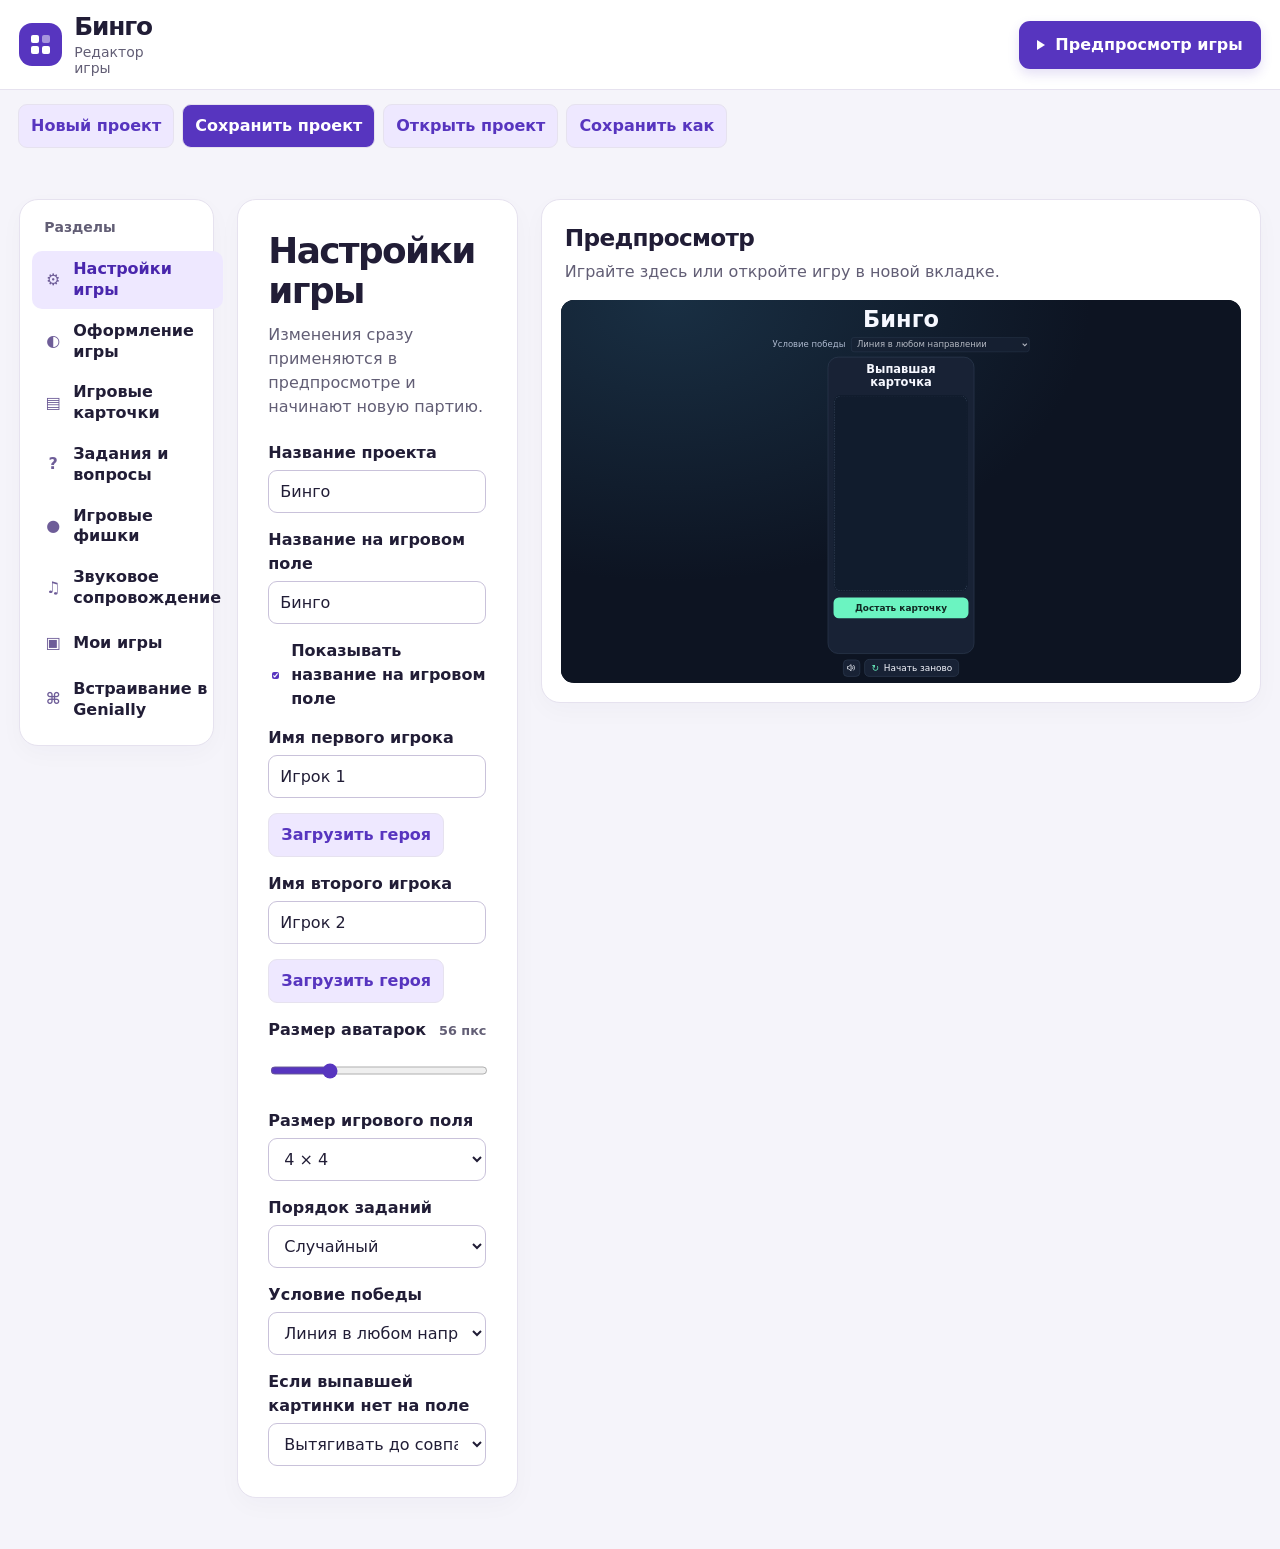
<file: index.html>
<!doctype html>
<html lang="ru">
<head>
  <meta charset="utf-8">
  <meta name="viewport" content="width=device-width, initial-scale=1">
  <title>Бинго — редактор игры</title>
  <link rel="stylesheet" href="fonts.css">
  <link rel="stylesheet" href="editor.css">
  <link rel="stylesheet" href="cards-editor.css">
  <link rel="stylesheet" href="tasks-editor.css">
  <link rel="stylesheet" href="tokens.css">
  <link rel="stylesheet" href="sounds-editor.css">
  <link rel="stylesheet" href="projects-editor.css">
  <script defer src="content.js"></script>
  <script defer src="cards.js"></script>
  <script defer src="tokens.js"></script>
  <script defer src="sounds.js"></script>
  <script defer src="tasks.js"></script>
  <script defer src="settings.js"></script>
  <script defer src="appearance.js"></script>
  <script defer src="projects.js"></script>
  <script defer src="publication-config.js"></script>
  <script defer src="publication-client.js"></script>
  <script defer src="editor.js"></script>
  <script defer src="appearance-editor.js"></script>
  <script defer src="avatar-editor.js"></script>
  <script defer src="cards-editor.js"></script>
  <script defer src="tasks-editor.js"></script>
  <script defer src="choice-editor.js"></script>
  <script defer src="sorting-editor.js"></script>
  <script defer src="pairs-editor.js"></script>
  <script defer src="sequence-editor.js"></script>
  <script defer src="memory-editor.js"></script>
  <script defer src="magic-editor.js"></script>
  <script defer src="reveal-editor.js"></script>
  <script defer src="tokens-editor.js"></script>
  <script defer src="sounds-editor.js"></script>
  <script defer src="projects-editor.js"></script>
  <script defer src="publication-editor.js"></script>
</head>
<body>
  <header class="masthead">
    <div class="masthead-inner">
      <div class="brand">
        <span class="brand-mark" aria-hidden="true"><i></i><i></i><i></i><i></i></span>
        <span><strong>Бинго</strong><span class="brand-label">Редактор игры</span></span>
      </div>
      <a class="launch" href="game.html" target="_blank" rel="noopener" aria-describedby="preview-note"><span class="play" aria-hidden="true"></span>Предпросмотр игры</a>
    </div>
  </header>

  <div id="project-toolbar" class="project-toolbar" aria-label="Управление проектом">
    <button id="new-project" class="secondary" type="button">Новый проект</button>
    <button id="save-project" class="secondary" type="button">Сохранить проект</button>
    <button id="open-project" class="secondary" type="button">Открыть проект</button>
    <button id="save-project-as" class="secondary" type="button">Сохранить как</button>
    <p id="project-status" role="status"></p>
  </div>

  <main class="workspace">
    <nav class="sidebar" aria-label="Разделы редактора">
      <h2 class="sidebar-heading">Разделы</h2>
      <ul>
        <li><a href="#settings" aria-current="location"><span aria-hidden="true">⚙</span>Настройки игры</a></li>
        <li><a href="#appearance"><span aria-hidden="true">◐</span>Оформление игры</a></li>
        <li><a href="#cards"><span aria-hidden="true">▤</span>Игровые карточки</a></li>
        <li><a href="#tasks"><span aria-hidden="true">?</span>Задания и вопросы</a></li>
        <li><a href="#tokens"><span aria-hidden="true">●</span>Игровые фишки</a></li>
        <li><a href="#sound"><span aria-hidden="true">♫</span>Звуковое сопровождение</a></li>
        <li><a href="#projects"><span aria-hidden="true">▣</span>Мои игры</a></li>
        <li><a href="#genially"><span aria-hidden="true">⌘</span>Встраивание в Genially</a></li>
      </ul>
    </nav>

    <section class="editor" aria-labelledby="editor-title">
      <h1 id="editor-title" aria-live="polite">Настройки игры</h1>
      <p id="section-description" class="description">Изменения сразу применяются в предпросмотре и начинают новую партию.</p>
      <form id="game-settings" class="settings-form">
        <label>Название проекта
          <input name="title" maxlength="60" value="Бинго">
        </label>
        <label>Название на игровом поле
          <input name="boardTitle" maxlength="60" value="Бинго">
        </label>
        <label class="game-title-switch">
          <input name="showBoardTitle" type="checkbox" checked> Показывать название на игровом поле
        </label>
        <label>Имя первого игрока
          <input name="player1" maxlength="32" value="Игрок 1">
        </label>
        <div class="avatar-editor-row" data-player-avatar="0">
          <img alt="" hidden>
          <div class="library-actions">
            <label class="secondary image-picker"><span>Загрузить героя</span>
              <input type="file" accept=".png,.jpg,.jpeg,.webp,image/png,image/jpeg,image/webp" aria-label="Изображение героя первого игрока">
            </label>
            <button type="button" class="library-button" hidden>Удалить</button>
          </div>
          <p role="status"></p>
        </div>
        <label>Имя второго игрока
          <input name="player2" maxlength="32" value="Игрок 2">
        </label>
        <div class="avatar-editor-row" data-player-avatar="1">
          <img alt="" hidden>
          <div class="library-actions">
            <label class="secondary image-picker"><span>Загрузить героя</span>
              <input type="file" accept=".png,.jpg,.jpeg,.webp,image/png,image/jpeg,image/webp" aria-label="Изображение героя второго игрока">
            </label>
            <button type="button" class="library-button" hidden>Удалить</button>
          </div>
          <p role="status"></p>
        </div>
        <label class="avatar-size-setting">
          <span>Размер аватарок</span>
          <output id="avatar-size-quick-value" for="avatar-size-quick">56 пкс</output>
          <input id="avatar-size-quick" type="range" min="20" max="180" value="56">
        </label>
        <label>Размер игрового поля
          <select name="size">
            <option value="2">2 × 2</option>
            <option value="3">3 × 3</option>
            <option value="4" selected>4 × 4</option>
            <option value="5">5 × 5</option>
          </select>
        </label>
        <label>Порядок заданий
          <select name="order">
            <option value="random">Случайный</option>
            <option value="sequential">Последовательный</option>
          </select>
        </label>
        <label>Условие победы
          <select name="victory">
            <option value="horizontal">Горизонталь</option>
            <option value="vertical">Вертикаль</option>
            <option value="diagonal">Диагональ</option>
            <option value="line" selected>Линия в любом направлении</option>
            <option value="full">Всё поле</option>
          </select>
        </label>
        <label>Если выпавшей картинки нет на поле
          <select name="missedDraw">
            <option value="retry">Вытягивать до совпадения</option>
            <option value="pass">Передать ход другому игроку</option>
          </select>
        </label>
      </form>
      <form id="appearance-settings" class="settings-form appearance-form" hidden>
        <details class="appearance-group" open>
          <summary>Фон игры</summary>
          <div class="appearance-fields">
            <label>Вид фона
              <select name="backgroundMode">
                <option value="default">Исходный</option>
                <option value="color">Однотонный</option>
                <option value="image">Изображение</option>
                <option value="transparent">Прозрачный</option>
              </select>
            </label>
            <label class="color-setting">Цвет фона<input type="color" name="backgroundColor"></label>
            <div id="background-image-controls" hidden>
              <label class="secondary image-picker">
                Выбрать изображение
                <input id="background-image" type="file" accept="image/*" aria-describedby="background-status">
              </label>
              <button id="remove-background" class="secondary" type="button" disabled>Удалить изображение</button>
              <p id="background-status" role="status"></p>
            </div>
          </div>
        </details>
        <details class="appearance-group">
          <summary>Игровые поля</summary>
          <div class="appearance-fields">
            <label class="color-setting">Цвет поля<input type="color" name="boardColor"></label>
            <label class="range-setting"><span>Непрозрачность поля</span><output for="boardOpacity"></output>
              <input id="boardOpacity" name="boardOpacity" type="range" min="0" max="100" data-unit="%">
            </label>
            <label class="range-setting"><span>Затемнение поля в ожидании хода</span><output for="boardDim"></output>
              <input id="boardDim" name="boardDim" type="range" min="0" max="80" step="5" data-unit="%">
            </label>
            <label class="color-setting">Цвет рамки<input type="color" name="boardBorder"></label>
            <label class="range-setting"><span>Толщина рамки</span><output for="boardBorderWidth"></output>
              <input id="boardBorderWidth" name="boardBorderWidth" type="range" min="0" max="10" data-unit=" пкс">
            </label>
            <label class="range-setting"><span>Непрозрачность рамки</span><output for="boardBorderOpacity"></output>
              <input id="boardBorderOpacity" name="boardBorderOpacity" type="range" min="0" max="100" data-unit="%">
            </label>
            <label class="range-setting"><span>Размер поля</span><output for="boardSize"></output>
              <input id="boardSize" name="boardSize" type="range" min="65" max="100" data-unit="%">
            </label>
            <label class="range-setting"><span>Скругление поля</span><output for="boardRadius"></output>
              <input id="boardRadius" name="boardRadius" type="range" min="0" max="40" data-unit=" пкс">
            </label>
          </div>
        </details>
        <details class="appearance-group">
          <summary>Игровые ячейки</summary>
          <div class="appearance-fields">
            <label class="color-setting">Цвет ячейки<input type="color" name="cellColor"></label>
            <label class="range-setting"><span>Непрозрачность ячейки</span><output for="cellOpacity"></output>
              <input id="cellOpacity" name="cellOpacity" type="range" min="0" max="100" data-unit="%">
            </label>
            <label class="color-setting">Цвет рамки<input type="color" name="cellBorder"></label>
            <label class="range-setting"><span>Толщина рамки</span><output for="cellBorderWidth"></output>
              <input id="cellBorderWidth" name="cellBorderWidth" type="range" min="0" max="10" data-unit=" пкс">
            </label>
            <label class="range-setting"><span>Непрозрачность рамки</span><output for="cellBorderOpacity"></output>
              <input id="cellBorderOpacity" name="cellBorderOpacity" type="range" min="0" max="100" data-unit="%">
            </label>
            <label class="range-setting"><span>Размер изображения</span><output for="imageSize"></output>
              <input id="imageSize" name="imageSize" type="range" min="25" max="100" data-unit="%">
            </label>
            <label class="range-setting"><span>Скругление ячейки</span><output for="cellRadius"></output>
              <input id="cellRadius" name="cellRadius" type="range" min="0" max="40" data-unit=" пкс">
            </label>
          </div>
        </details>
        <details class="appearance-group" id="typography-settings">
          <summary>Надписи</summary>
        </details>
        <details class="appearance-group" id="turn-settings">
          <summary>Индикаторы хода</summary>
        </details>
        <details class="appearance-group">
          <summary>Аватарки игроков</summary>
          <div class="appearance-fields">
            <label class="color-setting">Цвет рамки<input name="avatarBorder" type="color"></label>
            <label class="color-setting">Цвет фона<input name="avatarBackground" type="color"></label>
            <label class="range-setting"><span>Размер аватарок</span><output for="avatarSize"></output>
              <input id="avatarSize" name="avatarSize" type="range" min="20" max="180" data-unit=" пкс">
            </label>
            <label class="range-setting"><span>Толщина рамки</span><output for="avatarBorderWidth"></output>
              <input id="avatarBorderWidth" name="avatarBorderWidth" type="range" min="0" max="8" data-unit=" пкс">
            </label>
            <label class="range-setting"><span>Непрозрачность фона</span><output for="avatarOpacity"></output>
              <input id="avatarOpacity" name="avatarOpacity" type="range" min="0" max="100" data-unit="%">
            </label>
            <label class="range-setting"><span>Масштаб изображения</span><output for="avatarZoom"></output>
              <input id="avatarZoom" name="avatarZoom" type="range" min="50" max="160" data-unit="%">
            </label>
          </div>
        </details>
        <details class="appearance-group">
          <summary>Выпавшая карточка</summary>
          <div class="appearance-fields">
            <label class="range-setting"><span>Вертикальное смещение панели</span><output for="drawPanelOffsetY"></output>
              <input id="drawPanelOffsetY" name="drawPanelOffsetY" type="range" min="-80" max="80" data-unit=" пкс">
            </label>
            <label class="range-setting"><span>Горизонтальное смещение панели</span><output for="drawPanelOffsetX"></output>
              <input id="drawPanelOffsetX" name="drawPanelOffsetX" type="range" min="-24" max="24" data-unit=" пкс">
            </label>
            <label class="range-setting"><span>Высота панели</span><output for="drawPanelHeight"></output>
              <input id="drawPanelHeight" name="drawPanelHeight" type="range" min="60" max="115" data-unit="%">
            </label>
            <button id="reset-draw-panel-layout" class="secondary" type="button">Сбросить положение и высоту</button>
            <label class="color-setting">Цвет фона блока<input type="color" name="drawPanelColor"></label>
            <label class="range-setting"><span>Непрозрачность блока</span><output for="drawPanelOpacity"></output>
              <input id="drawPanelOpacity" name="drawPanelOpacity" type="range" min="0" max="100" data-unit="%">
            </label>
            <label class="range-setting"><span>Скругление блока</span><output for="drawPanelRadius"></output>
              <input id="drawPanelRadius" name="drawPanelRadius" type="range" min="0" max="40" data-unit=" пкс">
            </label>
            <label class="color-setting">Цвет фона области картинки<input type="color" name="drawSlotColor"></label>
            <label class="range-setting"><span>Непрозрачность фона области</span><output for="drawSlotOpacity"></output>
              <input id="drawSlotOpacity" name="drawSlotOpacity" type="range" min="0" max="100" data-unit="%">
            </label>
            <label class="color-setting">Цвет рамки области<input type="color" name="drawSlotBorder"></label>
            <label class="range-setting"><span>Толщина рамки области</span><output for="drawSlotWidth"></output>
              <input id="drawSlotWidth" name="drawSlotWidth" type="range" min="0" max="10" data-unit=" пкс">
            </label>
            <label class="range-setting"><span>Непрозрачность рамки области</span><output for="drawSlotBorderOpacity"></output>
              <input id="drawSlotBorderOpacity" name="drawSlotBorderOpacity" type="range" min="0" max="100" data-unit="%">
            </label>
            <label class="range-setting"><span>Скругление области картинки</span><output for="drawSlotRadius"></output>
              <input id="drawSlotRadius" name="drawSlotRadius" type="range" min="0" max="40" data-unit=" пкс">
            </label>
          </div>
        </details>
        <details class="appearance-group">
          <summary>Кнопки</summary>
          <div class="appearance-fields">
            <label class="color-setting">Цвет фона кнопок<input type="color" name="buttonColor"></label>
          </div>
        </details>
        <details class="appearance-group">
          <summary>Активный игрок</summary>
          <div class="appearance-fields">
            <label class="color-setting">Цвет рамки<input type="color" name="activeColor"></label>
          </div>
        </details>
        <details class="appearance-group">
          <summary>Открой картинку</summary>
          <div class="appearance-fields">
            <label class="color-setting">Цвет закрытой карточки<input type="color" name="revealCoverColor"></label>
            <label class="color-setting">Цвет вопросительного знака<input type="color" name="revealMarkColor"></label>
            <label class="range-setting"><span>Размер закрывающей картинки</span><output for="revealCoverSize"></output>
              <input id="revealCoverSize" name="revealCoverSize" type="range" min="25" max="100" data-unit="%">
            </label>
            <label class="range-setting"><span>Размер изображения-отгадки</span><output for="revealAnswerSize"></output>
              <input id="revealAnswerSize" name="revealAnswerSize" type="range" min="25" max="100" data-unit="%">
            </label>
          </div>
        </details>
        <details class="appearance-group" id="task-appearance">
          <summary>Окно задания</summary>
          <div class="appearance-fields">
            <label class="color-setting">Цвет фона окна<input type="color" name="taskBackground"></label>
            <label class="range-setting"><span>Непрозрачность окна</span><output for="taskOpacity"></output>
              <input id="taskOpacity" name="taskOpacity" type="range" min="0" max="100" data-unit="%">
            </label>
            <label class="color-setting">Цвет рамки<input type="color" name="taskBorder"></label>
            <label class="range-setting"><span>Толщина рамки</span><output for="taskBorderWidth"></output>
              <input id="taskBorderWidth" name="taskBorderWidth" type="range" min="0" max="16" data-unit=" пкс">
            </label>
            <label class="range-setting"><span>Скругление рамки</span><output for="taskRadius"></output>
              <input id="taskRadius" name="taskRadius" type="range" min="0" max="48" data-unit=" пкс">
            </label>
            <label class="color-setting">Фон кнопки подтверждения<input type="color" name="taskButtonBackground"></label>
            <label class="range-setting"><span>Затемнение игрового поля</span><output for="taskBackdrop"></output>
              <input id="taskBackdrop" name="taskBackdrop" type="range" min="0" max="100" data-unit="%">
            </label>
          </div>
        </details>
        <details class="appearance-group" id="choice-appearance">
          <summary>Выбор правильного ответа</summary>
        </details>
        <details class="appearance-group" id="sorting-appearance">
          <summary>Сортировка по группам</summary>
        </details>
        <button class="secondary" type="reset">Сбросить оформление</button>
      </form>
      <section id="card-library" class="card-library" aria-label="Библиотека карточек" hidden>
        <div class="library-actions">
          <label class="secondary image-picker">Загрузить картинки
            <input id="upload-cards" type="file" accept=".png,.jpg,.jpeg,.webp,image/png,image/jpeg,image/webp" multiple>
          </label>
          <button id="add-text-card" class="secondary" type="button">Добавить текст</button>
        </div>
        <p id="library-feedback" role="status"></p>
        <div class="library-heading">
          <h2>Уникальные карточки <span id="card-count"></span></h2>
          <button id="clear-cards" class="library-button" type="button">Удалить все</button>
        </div>
        <p id="card-shortage" role="status" hidden></p>
        <ol id="card-items" class="card-items"></ol>

        <details class="appearance-group" open>
          <summary>Заполнение полей</summary>
          <div class="appearance-fields settings-form card-placement">
            <label>Режим
              <select id="card-mode">
                <option value="auto">Случайное распределение</option>
                <option value="manual">Ручное заполнение</option>
              </select>
            </label>
            <div id="manual-cards" hidden>
              <p>Незаполненные клетки будут выбраны случайно. Выберите клетку, затем карточку.</p>
              <label>Поле игрока <select id="card-player"></select></label>
              <div id="manual-grid" class="manual-grid" role="group" aria-label="Клетки поля"></div>
              <label>Карточка для клетки <span id="manual-cell-number"></span>
                <select id="manual-card"></select>
              </label>
            </div>
            <button id="shuffle-cards" class="secondary" type="button">Перемешать картинки</button>
          </div>
        </details>
      </section>
      <section id="task-library" class="task-library" aria-label="Библиотека заданий" hidden>
        <button id="add-task" class="secondary" type="button">Добавить устное задание</button>
        <button id="add-choice-task" class="secondary" type="button">Добавить выбор ответа</button>
        <button id="add-sorting-task" class="secondary" type="button">Добавить сортировку</button>
        <button id="add-pairs-task" class="secondary" type="button">Добавить «Соедини пары»</button>
        <button id="add-sequence-task" class="secondary" type="button">Добавить «Восстанови последовательность»</button>
        <button id="add-odd-task" class="secondary" type="button">Добавить «Найди лишнее»</button>
        <button id="add-reveal-task" class="secondary" type="button">Добавить «Открой картинку»</button>
        <button id="add-magic-task" class="secondary" type="button">Добавить «Волшебное превращение»</button>
        <button id="add-memory-task" class="secondary" type="button">Добавить «Запомни порядок»</button>
        <button id="add-compose-task" class="secondary" type="button">Добавить «Собери слово или предложение»</button>
        <p id="task-library-status" role="status"></p>
        <ol id="task-items" class="task-items"></ol>
      </section>
      <section id="token-settings" class="token-settings" aria-label="Настройки игровых фишек" hidden>
        <label class="token-checkbox"><input id="shared-tokens" type="checkbox" checked> Одинаковые фишки для обоих игроков</label>
        <div id="token-players"></div>
        <p id="token-status" role="status" hidden></p>
      </section>
      <section id="sound-settings" aria-label="Настройки звукового сопровождения" hidden>
        <div class="appearance-fields">
          <label class="sound-toggle"><input type="checkbox" id="mute-sound"> Отключить все звуки игры</label>
          <label class="sound-range"><span>Общая громкость</span><output for="master-sound"></output>
            <input id="master-sound" type="range" min="0" max="100">
          </label>
        </div>
        <div id="sound-events"></div>
        <button id="reset-sounds" class="secondary" type="button">Восстановить звуки по умолчанию</button>
        <p id="sound-status" role="status"></p>
      </section>
      <section id="project-library" hidden aria-label="Мои игры">
        <div class="project-file-actions library-actions">
          <label class="secondary image-picker">Импорт файла проекта
            <input id="import-project" type="file" accept=".json,application/json">
          </label>
          <button id="export-draft" class="secondary" type="button">Скачать текущий проект</button>
        </div>
        <div class="project-filter settings-form">
          <label>Поиск по названию<input id="project-search" type="search"></label>
          <label>Сортировка<select id="project-sort">
            <option value="modified">Сначала недавно изменённые</option>
            <option value="title">По названию</option>
          </select></label>
        </div>
        <div id="saved-projects" class="saved-projects"></div>
        <p id="project-empty" role="status"></p>
      </section>
      <section id="publication-section" aria-label="Встраивание в Genially" hidden>
        <form id="publication-login" class="settings-form">
          <label>Почта владельца<input name="email" type="email" autocomplete="username" required></label>
          <label>Пароль<input name="password" type="password" autocomplete="current-password" required></label>
          <button class="secondary" type="submit">Войти для публикации</button>
        </form>
        <div id="publication-actions" class="settings-form" hidden>
          <label>Сохранённый проект<select id="publication-project"></select></label>
          <div class="library-actions">
            <button id="publication-upload" class="secondary" type="button">Опубликовать</button>
            <button id="publication-remove" class="library-button" type="button" hidden>Снять с публикации</button>
            <button id="publication-signout" class="library-button" type="button">Выйти</button>
          </div>
          <div id="publication-output" class="settings-form" hidden>
            <label>Постоянная ссылка<input id="publication-link" readonly></label>
            <div class="library-actions">
              <button class="library-button" type="button" data-copy-publication="publication-link">Копировать ссылку</button>
              <a id="publication-open" class="library-button" target="_blank" rel="noopener">Открыть игру</a>
            </div>
            <label>Код для Genially<textarea id="publication-embed" rows="4" readonly></textarea></label>
            <button class="library-button" type="button" data-copy-publication="publication-embed">Копировать iframe</button>
          </div>
        </div>
        <p id="publication-status" role="status"></p>
      </section>
      <div class="availability" hidden>
        <span class="info" aria-hidden="true">i</span>
        <p id="section-status">Раздел пока недоступен для редактирования.</p>
      </div>
    </section>

    <section class="preview" aria-labelledby="preview-title">
      <div class="preview-header">
        <h2 id="preview-title">Предпросмотр</h2>
        <p id="preview-note">Играйте здесь или откройте игру в новой вкладке.</p>
      </div>
      <div class="preview-stage">
        <iframe src="game.html#preview" title="Интерактивный предпросмотр игры «Бинго»" width="1280" height="720"></iframe>
      </div>
    </section>
  </main>
  <dialog id="task-editor" class="card-editor" aria-labelledby="task-editor-title">
    <form id="edit-task" class="settings-form">
      <h2 id="task-editor-title">Устное задание</h2>
      <label><span id="task-question-label">Текст задания</span> <textarea name="text" rows="5"></textarea></label>
      <div>
        <label class="secondary image-picker"><span id="task-images-label">Добавить картинки</span>
          <input id="task-images-input" type="file" multiple accept=".png,.jpg,.jpeg,.webp,image/png,image/jpeg,image/webp">
        </label>
        <p id="task-images-help" class="task-field-help" hidden>Используйте, если для выполнения задания ребёнку необходимо рассмотреть дополнительное изображение</p>
        <ul id="task-draft-images" class="task-draft-images"></ul>
      </div>
      <div class="task-audio-controls">
        <label class="secondary image-picker">Добавить или заменить аудио
          <input id="task-audio-input" type="file" accept="audio/*,.mp3,.wav,.ogg,.m4a,.flac,.opus">
        </label>
        <span id="task-audio-name"></span>
        <button id="remove-task-audio" class="library-button" type="button" hidden>Удалить аудио</button>
      </div>
      <div id="choice-draft" hidden>
        <label id="choice-method-field">Способ выполнения
          <select id="choice-method">
            <option value="click">Нажатие на варианты</option>
            <option value="drag">Перетаскивание вариантов</option>
          </select>
        </label>
        <label>Проверка
          <select id="choice-check-mode">
            <option value="instant">Мгновенно</option>
            <option value="batch">Кнопкой «Проверить»</option>
          </select>
        </label>
        <label class="choice-checkbox"><input id="choice-shuffle" type="checkbox">Перемешивать варианты</label>
        <div id="choice-drop-draft" hidden></div>
        <div id="odd-round-controls" hidden>
          <label>Раунд <select id="odd-round"></select></label>
          <div class="library-actions">
            <button id="odd-add-round" class="library-button" type="button">Добавить раунд</button>
            <button id="odd-duplicate-round" class="library-button" type="button">Дублировать раунд</button>
            <button id="odd-remove-round" class="library-button" type="button">Удалить раунд</button>
            <button id="odd-earlier-round" class="library-button" type="button" aria-label="Поднять раунд">↑</button>
            <button id="odd-later-round" class="library-button" type="button" aria-label="Опустить раунд">↓</button>
          </div>
        </div>
        <h3 class="choice-options-heading">Варианты ответа</h3>
        <div id="choice-draft-options"></div>
        <button id="choice-add-option" class="secondary" type="button">Добавить вариант</button>
        <label id="odd-follow-up-field" hidden>Дополнительное задание после правильного ответа
          <textarea id="odd-follow-up" rows="3"></textarea>
        </label>
      </div>
      <div id="sorting-draft" hidden>
        <label>Способ выполнения
          <select id="sorting-method"><option value="drag">Перетаскивание</option><option value="click">Нажатие на элемент и группу</option></select>
        </label>
        <label>Проверка
          <select id="sorting-check"><option value="instant">Мгновенно</option><option value="batch">Кнопкой «Проверить»</option></select>
        </label>
        <label class="choice-checkbox"><input id="sorting-shuffle" type="checkbox">Перемешивать элементы</label>
        <h3 class="choice-options-heading">Группы</h3>
        <div id="sorting-groups-draft"></div>
        <button id="sorting-add-group" class="secondary" type="button">Добавить группу</button>
        <h3 class="choice-options-heading">Элементы</h3>
        <div id="sorting-items-draft"></div>
        <button id="sorting-add-item" class="secondary" type="button">Добавить элемент</button>
      </div>
      <div id="pairs-draft" hidden>
        <label>Способ соединения
          <select id="pairs-method"><option value="click">Последовательное нажатие</option><option value="line">Проведение линии</option></select>
        </label>
        <label>Проверка
          <select id="pairs-check"><option value="instant">Мгновенно</option><option value="batch">Кнопкой «Проверить»</option></select>
        </label>
        <label class="choice-checkbox"><input id="pairs-shuffle" type="checkbox">Перемешивать элементы</label>
        <div id="pairs-items-draft"></div>
        <button id="pairs-add-item" class="secondary" type="button">Добавить пару</button>
      </div>
      <div id="sequence-draft" hidden>
        <label>Способ выполнения
          <select id="sequence-method"><option value="drag">Перетаскивание в ячейки</option><option value="click">Нажатие по порядку</option></select>
        </label>
        <label>Проверка
          <select id="sequence-check"><option value="instant">Мгновенно</option><option value="batch">Кнопкой «Проверить»</option></select>
        </label>
        <label id="compose-shuffle-field" class="choice-checkbox" hidden><input id="compose-shuffle" type="checkbox">Перемешивать элементы</label>
        <p id="sequence-order-help" class="task-field-help">Расположите элементы в правильном порядке. В игре они будут перемешаны.</p>
        <div id="sequence-items-draft"></div>
        <button id="sequence-add-item" class="secondary" type="button">Добавить элемент</button>
        <label id="compose-follow-up-field" hidden>Дополнительная инструкция после правильного ответа
          <textarea id="compose-follow-up" rows="3"></textarea>
        </label>
      </div>
      <section id="reveal-draft" hidden>
        <button id="reveal-live-preview" class="library-button" type="button">Показать предпросмотр задания</button>
        <label>Порядок раундов
          <select id="reveal-order"><option value="sequential">Последовательный</option><option value="random">Случайный</option></select>
        </label>
        <div id="reveal-rounds"></div>
        <button id="reveal-add-round" class="secondary" type="button">Добавить раунд</button>
      </section>
      <section id="magic-draft" hidden>
        <label>Инструкция после превращения<textarea id="magic-after" rows="3"></textarea></label>
        <label>Порядок раундов
          <select id="magic-order"><option value="sequential">Последовательный</option><option value="random">Случайный</option></select>
        </label>
        <div id="magic-rounds"></div>
        <button id="magic-add-round" class="secondary" type="button">Добавить раунд</button>
      </section>
      <section id="memory-draft" hidden>
        <label>Инструкция для восстановления<textarea id="memory-recall" rows="3"></textarea></label>
        <label>Порядок цепочек
          <select id="memory-order"><option value="sequential">Последовательный</option><option value="random">Случайный</option></select>
        </label>
        <label>Размер изображений <output id="memory-size-value" for="memory-size"></output>
          <input id="memory-size" type="range" min="25" max="100" step="5">
        </label>
        <div id="memory-chains"></div>
        <button id="memory-add-chain" class="secondary" type="button">Добавить цепочку</button>
      </section>
      <details id="individual-task-appearance" class="appearance-group">
        <summary>Индивидуальное оформление</summary>
      </details>
      <p id="task-editor-status" role="status"></p>
      <div class="library-actions">
        <button class="secondary" type="submit">Сохранить задание</button>
        <button id="cancel-task-edit" class="library-button" type="button">Отмена</button>
      </div>
    </form>
  </dialog>
  <dialog id="card-editor" class="card-editor" aria-labelledby="card-editor-title">
    <form id="edit-card" class="settings-form">
      <h2 id="card-editor-title">Карточка</h2>
      <label>Название<input name="label" maxlength="100" required></label>
      <label>Тип
        <select name="type">
          <option value="image">Только изображение</option>
          <option value="caption">Изображение с подписью</option>
          <option value="text">Только текст</option>
        </select>
      </label>
      <label id="card-text-field">Текст карточки<textarea name="text" rows="3" maxlength="200"></textarea></label>
      <label id="card-image-field">Загрузить или заменить изображение
        <input name="image" type="file" accept=".png,.jpg,.jpeg,.webp,image/png,image/jpeg,image/webp">
      </label>
      <p id="card-editor-feedback" role="status"></p>
      <div class="library-actions">
        <button class="secondary" type="submit">Сохранить карточку</button>
        <button id="cancel-card-edit" class="library-button" type="button">Отмена</button>
      </div>
    </form>
  </dialog>
</body>
</html>
</file>
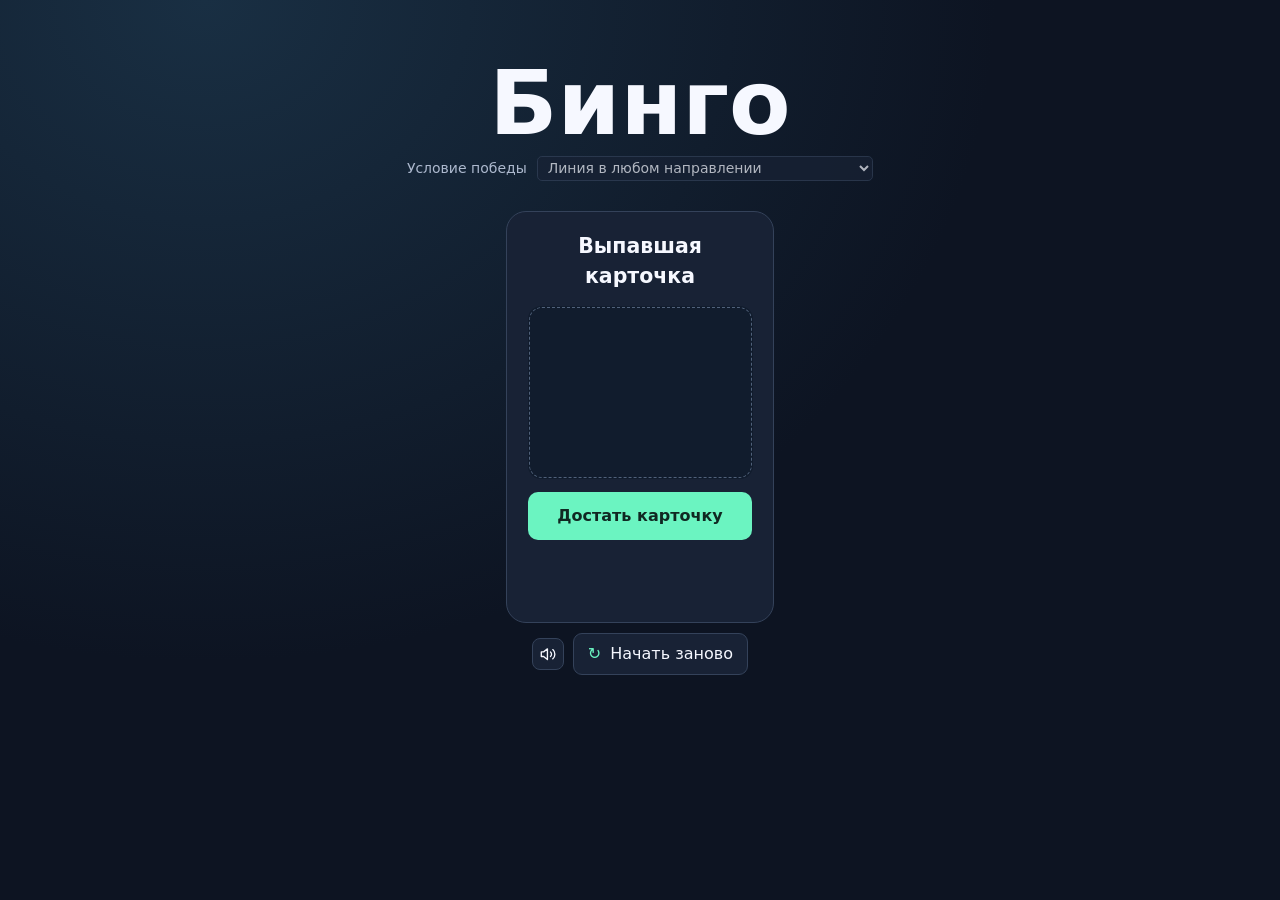
<file: game.html>
<!doctype html>
<html lang="ru">
<head>
  <meta charset="utf-8">
  <meta name="viewport" content="width=device-width, initial-scale=1">
  <title>Бинго — логопедическая игра</title>
  <link rel="stylesheet" href="fonts.css">
  <link rel="stylesheet" href="styles.css">
  <link rel="stylesheet" href="appearance.css">
  <link rel="stylesheet" href="preview.css">
  <link rel="stylesheet" href="choice-game.css">
  <link rel="stylesheet" href="sorting-game.css">
  <link rel="stylesheet" href="pairs-game.css">
  <link rel="stylesheet" href="sequence-game.css">
  <link rel="stylesheet" href="task-typography.css">
  <link rel="stylesheet" href="memory-game.css">
  <link rel="stylesheet" href="magic-game.css">
  <link rel="stylesheet" href="reveal-game.css">
  <link rel="stylesheet" href="tokens.css">
  <script defer src="content.js"></script>
  <script defer src="cards.js"></script>
  <script defer src="tokens.js"></script>
  <script defer src="sounds.js"></script>
  <script defer src="sounds-game.js"></script>
  <script defer src="tasks.js"></script>
  <script defer src="settings.js"></script>
  <script defer src="game.js"></script>
  <script defer src="choice-game.js"></script>
  <script defer src="sorting-game.js"></script>
  <script defer src="pairs-game.js"></script>
  <script defer src="sequence-game.js"></script>
  <script defer src="memory-game.js"></script>
  <script defer src="magic-game.js"></script>
  <script defer src="reveal-game.js"></script>
  <script defer src="appearance.js"></script>
  <script defer src="projects.js"></script>
  <script defer src="publication-config.js"></script>
  <script defer src="publication-client.js"></script>
  <script defer src="label-fit.js"></script>
  <script defer src="appearance-game.js"></script>
  <script defer src="app.js"></script>
</head>
<body id="preview">
  <div class="shell">
    <main>
      <div class="intro">
        <h1 id="game-title">Бинго</h1>
        <div class="game-rules">
          <label for="victory-rule">Условие победы</label>
          <select id="victory-rule" disabled>
            <option value="" disabled hidden></option>
            <option value="line">Линия в любом направлении</option>
            <option value="full">Всё поле</option>
          </select>
        </div>
      </div>
      <div class="table">
        <div class="boards" id="boards"></div>
        <div class="draw-center">
          <aside class="draw-panel" aria-labelledby="draw-title">
            <h2 id="draw-title">Выпавшая карточка</h2>
            <div class="draw-slot" id="draw-slot"></div>
            <button id="draw" class="primary" type="button">Достать карточку</button>
            <p class="status" id="status" role="status"></p>
          </aside>
          <div class="game-controls">
            <button class="game-sound" type="button" aria-label="Отключить эффекты и музыку" aria-pressed="false"
                    title="Выключить звук">
              <svg viewBox="0 0 24 24" aria-hidden="true" focusable="false" fill="none" stroke="currentColor"
                   stroke-width="1.75" stroke-linecap="round" stroke-linejoin="round">
                <path d="M11 5 6 9H3v6h3l5 4z"/>
                <path class="sound-waves" d="M15 9a4 4 0 0 1 0 6m3-9a8 8 0 0 1 0 12"/>
                <path class="sound-slash" d="M15 16l6-8"/>
              </svg>
            </button>
            <button class="reset" id="reset" type="button"><span aria-hidden="true">↻</span> Начать заново</button>
          </div>
        </div>
      </div>
    </main>
  </div>
  <div id="turn-notice" class="turn-notice" role="status" aria-atomic="true" hidden>
    <strong>Переход хода</strong>
    <span id="next-player"></span>
  </div>
  <dialog id="task" aria-label="Устное задание">
    <div class="task-sheet">
      <div class="task-body" id="task-body" hidden>
        <p class="task-text" id="task-text" hidden></p>
        <div class="task-images" id="task-images" hidden></div>
        <div id="task-choice" hidden></div>
      </div>
      <audio id="task-audio" controls aria-label="Аудио задания" hidden></audio>
      <button id="check-choice" class="task-action" type="button" hidden>Проверить</button>
      <button id="close-task-preview" class="task-action" type="button" hidden>Закрыть предпросмотр</button>
      <button id="complete" class="task-action" type="button">Задание выполнено</button>
      <span data-sound-control></span>
    </div>
  </dialog>
</body>
</html>
</file>
<file: fonts.css>
@font-face {
  font-family: "Gogono Cocoa Mochi Cyrillic";
  src: url("assets/fonts/gogono-cocoa-mochi-cyrillic.otf") format("opentype");
  font-display: swap;
}

@font-face {
  font-family: "Itim Cyrillic";
  src: url("assets/fonts/itimcyrillic.otf") format("opentype");
  font-display: swap;
}

@font-face {
  font-family: "Ruthless Sketch Italic";
  src: url("assets/fonts/RuthlessSketchItalic.ttf") format("truetype");
  font-display: swap;
}

@font-face {
  font-family: "Sol Kol";
  src: url("assets/fonts/Sol-Kol.ttf") format("truetype");
  font-display: swap;
}
</file>
<file: editor.css>
:root {
  color-scheme: light;
  font: 100%/1.5 "Inter", system-ui, sans-serif;
  color: #211d36;
  background: #f5f4fa;
  --ink: #211d36;
  --muted: #625e75;
  --line: #e6e2ef;
  --accent: #5735bf;
  --tint: #eee8ff;
}

* { box-sizing: border-box; }
body { margin: 0; }
a { color: inherit; }
:focus-visible { outline: 3px solid #6d48d5; outline-offset: 3px; }
[hidden] { display: none !important; }

.masthead {
  background: #fff;
  border-bottom: 1px solid var(--line);
}

.masthead-inner, .workspace {
  width: calc(100% - clamp(24px, 3vw, 64px));
  margin-inline: auto;
}

.masthead-inner {
  min-height: 89px;
  display: flex;
  justify-content: space-between;
  align-items: center;
  gap: 14px;
}

.brand { display: flex; align-items: center; gap: 12px; line-height: 1.1; }
.brand strong { display: block; font-size: 1.55rem; letter-spacing: -.045em; }
.brand-label { display: block; margin-top: 5px; color: var(--muted); font-size: .875rem; }
.brand-mark {
  display: grid;
  grid-template-columns: repeat(2, 8px);
  place-content: center;
  gap: 3px;
  flex: 0 0 43px;
  height: 43px;
  border-radius: 13px;
  background: var(--accent);
}
.brand-mark i { height: 8px; border-radius: 2px; background: #fff; }
.brand-mark i:nth-child(2) { opacity: .48; }

.launch {
  display: inline-flex;
  align-items: center;
  gap: 10px;
  padding: 12px 18px;
  border-radius: 11px;
  background: var(--accent);
  color: white;
  font-weight: 730;
  text-decoration: none;
  box-shadow: 0 5px 12px #5735bf29;
}
.launch:hover { background: #4928ae; }
.play { width: 0; height: 0; border-block: 5px solid transparent; border-left: 8px solid currentColor; }

.workspace {
  display: grid;
  grid-template-columns: clamp(195px, 15vw, 250px) clamp(245px, 22vw, 390px) minmax(0, 1fr);
  gap: clamp(14px, 1.75vw, 28px);
  align-items: start;
  padding-block: clamp(22px, 4vw, 55px);
}

.sidebar, .editor, .preview {
  min-width: 0;
  border: 1px solid var(--line);
  border-radius: 19px;
  background: #fff;
  box-shadow: 0 8px 24px #29214307;
}

.sidebar { padding: 17px 12px; }
.sidebar-heading { margin: 0 12px 13px; color: var(--muted); font-size: .875rem; font-weight: 750; }
.sidebar ul { list-style: none; display: grid; gap: 4px; margin: 0; padding: 0; }
.sidebar a {
  display: flex;
  align-items: center;
  min-height: 46px;
  gap: 9px;
  padding: 8px 10px;
  border-radius: 10px;
  font-weight: 630;
  text-decoration: none;
  line-height: 1.3;
}
.sidebar a span { flex: 0 0 22px; text-align: center; color: #6e5d98; font-weight: 760; }
.sidebar a:hover { background: #f6f2ff; }
.sidebar a[aria-current] { color: #4926ad; background: var(--tint); font-weight: 760; }

.editor { padding: clamp(18px, 2.4vw, 34px); }
h1, h2, p { margin: 0; }
h1 { font-size: clamp(1.7rem, 2.8vw, 2.4rem); line-height: 1.12; letter-spacing: -.045em; overflow-wrap: anywhere; }
.description { margin-top: 12px; color: var(--muted); }
.settings-form { display: grid; gap: 15px; margin-top: 22px; }
.settings-form label { display: grid; gap: 5px; font-weight: 650; }
.settings-form input, .settings-form select {
  width: 100%;
  min-width: 0;
  min-height: 43px;
  padding: 8px 11px;
  border: 1px solid #c9c2da;
  border-radius: 9px;
  background: #fff;
  color: var(--ink);
  font: inherit;
  font-weight: 450;
}
.availability { display: flex; align-items: start; gap: 10px; margin-top: 24px; padding: 14px; border-radius: 12px; color: #493875; background: #f2edff; font-size: .925rem; }
.info { display: grid; place-items: center; width: 18px; height: 18px; flex: 0 0 18px; margin-top: 2px; border: 1px solid currentColor; border-radius: 50%; font-size: .75rem; font-weight: 760; }

.preview { padding: clamp(12px, 1.5vw, 22px); }
.preview-header { margin: 2px 4px 16px; }
.preview-header h2 { font-size: 1.45rem; letter-spacing: -.03em; }
.preview-header p { margin-top: 4px; color: var(--muted); }
.preview-stage {
  position: relative;
  aspect-ratio: 16 / 9;
  overflow: hidden;
  border-radius: 13px;
  background: #0d1422;
}
.preview-stage iframe {
  position: absolute;
  inset: 0 auto auto 0;
  display: block;
  border: 0;
  transform: scale(var(--preview-scale, 0));
  transform-origin: top left;
}

@media (max-width: 1010px) {
  .workspace { grid-template-columns: minmax(185px, 220px) minmax(0, 1fr); }
  .sidebar { grid-row: span 2; }
  .preview { grid-column: 2; }
}
@media (max-width: 650px) {
  .masthead-inner { min-height: 76px; }
  .launch { padding: 9px 11px; font-size: .875rem; }
  .workspace { grid-template-columns: 1fr; }
  .sidebar, .preview { grid-area: auto; }
  .sidebar ul { grid-template-columns: repeat(2, minmax(0, 1fr)); }
}
@media (max-width: 370px) {
  .brand { gap: 7px; }
  .brand-mark { flex-basis: 34px; height: 34px; }
  .sidebar ul { grid-template-columns: 1fr; }
}

.appearance-form .color-setting, .appearance-form .range-setting {
  grid-template-columns: minmax(0, 1fr) auto;
  align-items: center;
}
.appearance-form input[type="color"] { width: 44px; padding: 3px; }
.appearance-form input[type="range"] {
  grid-column: 1 / -1;
  min-height: 24px;
  padding: 0;
  margin: 0;
  accent-color: var(--accent);
}
.appearance-form output { color: var(--muted); font-size: .875rem; }
#background-status { margin-top: 5px; color: var(--muted); overflow-wrap: anywhere; }
.secondary {
  padding: 9px 12px;
  border: 1px solid var(--line);
  border-radius: 9px;
  background: var(--tint);
  color: var(--accent);
  font: inherit;
  font-weight: 650;
  cursor: pointer;
}
.secondary:disabled { opacity: .55; cursor: default; }
.appearance-form .image-picker { position: relative; text-align: center; }
.image-picker:focus-within { outline: 3px solid #6d48d5; outline-offset: 3px; }
.image-picker input[type="file"] {
  position: absolute;
  inset: 0;
  height: 100%;
  opacity: 0;
  cursor: pointer;
}
#remove-background { margin-top: 8px; }
.preview-stage.transparent-preview {
  background: repeating-conic-gradient(#cfc9dd 0% 25%, #eeeaf4 0% 50%) 0 / 24px 24px;
}
@media (min-width: 1011px) {
  .workspace:has(.appearance-form:not([hidden])) .preview { position: sticky; top: 18px; }
}

.appearance-group {
  min-width: 0;
  border: 1px solid var(--line);
  border-radius: 12px;
}
.appearance-group > summary {
  padding: 11px 12px;
  font-weight: 700;
  cursor: pointer;
}
.appearance-fields {
  display: grid;
  gap: 12px;
  padding: 0 12px 12px;
}
.appearance-subgroup {
  margin: 0 9px 8px;
  background: #f9f7fd;
}
.appearance-subgroup > summary { font-size: .875rem; }

.label-effect-fields { display: grid; gap: 12px; }

.settings-form .game-title-switch {
  display: flex;
  gap: .55rem;
  align-items: center;
}
.game-title-switch input[type="checkbox"] {
  width: auto;
  min-height: 0;
  accent-color: var(--accent);
}

.avatar-editor-row {
  display: flex;
  flex-wrap: wrap;
  align-items: center;
  gap: .45rem;
}
.avatar-editor-row img {
  width: 2.5rem;
  height: 2.5rem;
  border-radius: 50%;
  object-fit: contain;
  background: var(--tint);
}
.avatar-editor-row p {
  width: 100%;
  font-size: .8rem;
  color: var(--muted);
  overflow-wrap: anywhere;
}
.avatar-editor-row p:empty { display: none; }
.avatar-editor-row .image-picker { position: relative; }

.settings-form .avatar-size-setting {
  grid-template-columns: 1fr auto;
  align-items: baseline;
}
.avatar-size-setting output {
  font-size: .8rem;
  color: var(--muted);
}
.avatar-size-setting input {
  grid-column: 1 / -1;
  accent-color: var(--accent);
}
</file>
<file: cards-editor.css>
.card-library { display: grid; gap: 12px; margin-top: 20px; }
.library-actions, .library-heading, .card-row-actions { display: flex; flex-wrap: wrap; align-items: center; gap: 6px; }
.library-heading { justify-content: space-between; }
.library-heading h2, .card-editor h2 { font-size: 1.1rem; }
#card-count { color: var(--muted); font-size: .875rem; }
.library-actions .secondary { flex: 1 1 100px; text-align: center; }
.card-library .image-picker { position: relative; }
.card-library .image-picker input { width: 100%; }
#library-feedback:empty, #card-editor-feedback:empty { display: none; }
#library-feedback, #card-editor-feedback, #card-shortage { color: var(--muted); font-size: .875rem; }
#card-shortage { padding: 8px; border-radius: 8px; background: #fff2e0; color: #703c07; }

.card-items {
  display: grid;
  gap: 6px;
  margin: 0;
  padding: 0;
  max-height: 320px;
  overflow-y: auto;
  list-style: none;
}
.card-items li {
  display: grid;
  grid-template-columns: auto 38px minmax(0, 1fr);
  gap: 4px 7px;
  align-items: center;
  padding: 6px;
  border: 1px solid var(--line);
  border-radius: 8px;
}
.card-items .card-drop-target { border-color: var(--accent); background: var(--tint); }
.library-thumbnail {
  display: grid;
  place-items: center;
  width: 100%;
  aspect-ratio: 1;
  overflow: hidden;
  border-radius: 4px;
  background: #f6f3fc;
  color: var(--muted);
  font-size: .65rem;
  line-height: 1;
  overflow-wrap: anywhere;
}
.library-thumbnail img { display: block; width: 100%; height: 100%; object-fit: contain; }
.library-name { font-size: .85rem; overflow-wrap: anywhere; }
.card-row-actions { grid-column: 2 / -1; }
.card-grip { color: var(--muted); cursor: grab; }
.library-button {
  border: 1px solid var(--line);
  border-radius: 6px;
  padding: 3px 5px;
  background: white;
  color: var(--accent);
  font: inherit;
  font-size: .75rem;
  cursor: pointer;
}
.library-button:disabled { opacity: .5; cursor: default; }
.library-button[aria-pressed="true"] { border-color: var(--accent); background: var(--tint); }
.card-placement.settings-form { margin: 0; }
#manual-cards { display: grid; gap: 8px; }
#manual-cards p { font-size: .85rem; color: var(--muted); }
.manual-grid { display: grid; grid-template-columns: repeat(var(--size), minmax(0, 1fr)); gap: 4px; }
.manual-grid button { aspect-ratio: 1; padding: 2px; overflow: hidden; }

.card-editor {
  width: min(400px, calc(100% - 24px));
  border: 1px solid var(--line);
  border-radius: 15px;
  color: var(--ink);
}
.card-editor::backdrop { background: #211d3680; }
.card-editor .settings-form { margin: 0; }
.card-editor textarea {
  width: 100%;
  padding: 8px 11px;
  border: 1px solid #c9c2da;
  border-radius: 9px;
  font: inherit;
  resize: vertical;
}
@media (min-width: 1011px) {
  .workspace:has(.card-library:not([hidden])) .preview { position: sticky; top: 18px; }
}
</file>
<file: tasks-editor.css>
.task-library { display: grid; gap: 10px; margin-top: 20px; }
.task-items, .task-draft-images { list-style: none; margin: 0; padding: 0; }
.task-items { display: grid; gap: 6px; max-height: 490px; overflow-y: auto; }
.task-items li {
  padding: 8px;
  border: 1px solid var(--line);
  border-radius: 8px;
  overflow-wrap: anywhere;
}
.task-items p { margin-bottom: 7px; font-size: .9rem; }
#task-library-status, #task-editor-status, #task-audio-name { color: var(--muted); font-size: .875rem; }
#task-library-status:empty, #task-editor-status:empty, #task-audio-name:empty { display: none; }
#task-editor .image-picker { position: relative; text-align: center; }
.task-draft-images, .task-audio-controls { display: grid; gap: 6px; overflow-wrap: anywhere; }
.task-draft-images:not(:empty) { margin-top: 6px; }
.task-draft-images li { display: grid; grid-template-columns: 44px auto auto; align-items: center; gap: 6px; }
.task-draft-images img {
  width: 44px;
  height: 44px;
  object-fit: contain;
  background: var(--tint);
  border-radius: 4px;
}
#remove-task-audio { justify-self: start; }
@media (min-width: 1011px) {
  .workspace:has(.task-library:not([hidden])) .preview { position: sticky; top: 18px; }
}

#choice-draft, #choice-draft-options { display: grid; gap: 9px; }
#choice-draft fieldset { min-width: 0; margin: 0; padding: 8px; display: grid; gap: 7px; border: 1px solid var(--line); border-radius: 8px; }
#choice-draft .choice-checkbox { display: flex; align-items: center; gap: 7px; }
#choice-draft .choice-checkbox input { width: auto; min-height: auto; accent-color: var(--accent); }
.choice-draft-media { display: flex; flex-wrap: wrap; align-items: center; gap: 6px; }
.choice-draft-media img { width: 44px; height: 44px; object-fit: contain; border-radius: 4px; background: var(--tint); }
.task-items small { color: var(--muted); }
.task-field-help { margin-top: .35rem; color: var(--muted); font-size: .875rem; }
.choice-options-heading { margin: .35rem 0 0; font-size: 1.05rem; }

#sorting-draft, #sorting-groups-draft, #sorting-items-draft { display: grid; gap: 9px; }
#sorting-draft fieldset {
  min-width: 0; margin: 0; padding: 8px; display: grid; gap: 7px;
  border: 1px solid var(--line); border-radius: 8px;
}
#sorting-draft .choice-checkbox { display: flex; align-items: center; gap: 7px; }
#sorting-draft .choice-checkbox input { width: auto; min-height: auto; accent-color: var(--accent); }

#pairs-draft, #pairs-items-draft, #sequence-draft, #sequence-items-draft { display: grid; gap: 9px; }
#pairs-draft fieldset, #sequence-draft fieldset {
  min-width: 0; margin: 0; padding: 8px; display: grid; gap: 7px;
  border: 1px solid var(--line); border-radius: 8px;
}
#pairs-draft .choice-checkbox, #sequence-draft .choice-checkbox { display: flex; align-items: center; gap: 7px; }
#pairs-draft .choice-checkbox input, #sequence-draft .choice-checkbox input { width: auto; min-height: auto; accent-color: var(--accent); }
#pairs-draft fieldset > button { justify-self: start; }
.pairs-draft-sides { display: grid; grid-template-columns: repeat(2, minmax(0, 1fr)); gap: 8px; }
.pairs-draft-sides > div { display: grid; align-content: start; gap: 6px; }

#individual-task-appearance .appearance-fields { min-width: 0; }
#individual-task-appearance fieldset {
  margin: .5rem 0 0;
  padding: .55rem;
  border: 1px solid var(--line);
  border-radius: 8px;
}
#individual-task-appearance .choice-checkbox { display: flex; align-items: center; gap: 7px; }
#individual-task-appearance .choice-checkbox input { width: auto; min-height: auto; accent-color: var(--accent); }

/* Keep the actual game frame in view while the typography controls are open. */
body:has(#task-editor[open] #individual-task-appearance[open]) {
  --task-edit-gap: 12px;
  --task-edit-width: clamp(245px, 29vw, 390px);
}
#task-editor:has(#individual-task-appearance[open])::backdrop { background: transparent; }
#task-editor:has(#individual-task-appearance[open]) {
  position: fixed;
  inset: var(--task-edit-gap) auto auto var(--task-edit-gap);
  margin: 0;
  width: var(--task-edit-width);
  max-height: calc(100dvh - 2 * var(--task-edit-gap));
  box-shadow: 0 8px 32px #29214333;
}
body:has(#task-editor[open] #individual-task-appearance[open]) .preview {
  position: fixed;
  z-index: 2;
  top: var(--task-edit-gap);
  left: calc(var(--task-edit-width) + 2 * var(--task-edit-gap));
  right: var(--task-edit-gap);
}
body:has(#task-editor[open] #individual-task-appearance[open]) .preview-stage {
  width: min(100%, calc((100dvh - 130px) * 16 / 9));
  margin-inline: auto;
}
@media (max-width: 700px) {
  #task-editor:has(#individual-task-appearance[open]) {
    inset: 48dvh var(--task-edit-gap) auto;
    width: auto;
    max-height: calc(52dvh - var(--task-edit-gap));
  }
  body:has(#task-editor[open] #individual-task-appearance[open]) .preview {
    left: var(--task-edit-gap);
  }
  body:has(#task-editor[open] #individual-task-appearance[open]) .preview-header { display: none; }
  body:has(#task-editor[open] #individual-task-appearance[open]) .preview-stage {
    width: min(100%, calc((48dvh - 38px) * 16 / 9));
  }
}

#memory-draft, #memory-chains, #memory-chains fieldset {
  display: grid;
  min-width: 0;
  gap: .55rem;
}
#memory-chains fieldset {
  margin: 0;
  padding: .55rem;
  border: 1px solid var(--line);
  border-radius: 8px;
}

#magic-draft, #magic-rounds, #magic-rounds fieldset {
  display: grid;
  min-width: 0;
  gap: .55rem;
}
#magic-rounds fieldset {
  margin: 0;
  padding: .55rem;
  border: 1px solid var(--line);
  border-radius: 8px;
}

#reveal-draft, #reveal-rounds, #reveal-rounds fieldset {
  display: grid;
  min-width: 0;
  gap: .55rem;
}
#reveal-rounds fieldset {
  margin: 0;
  padding: .55rem;
  border: 1px solid var(--line);
  border-radius: 8px;
}
</file>
<file: tokens.css>
.cell:has(.chip), .token-sample {
  position: relative;
  overflow: hidden;
}
.chip {
  position: absolute;
  display: grid;
  place-items: center;
  inset: 0;
  margin: auto;
  width: var(--token-size);
  height: var(--token-size);
  opacity: var(--token-opacity);
  color: var(--token-color);
  pointer-events: none;
}
.chip svg, .chip img, .cell .chip img {
  width: 100%;
  height: 100%;
  max-width: 100%;
  max-height: 100%;
  object-fit: contain;
  fill: currentColor;
}
.chip[data-corner] {
  width: min(var(--token-size), 94%);
  height: min(var(--token-size), 94%);
  margin: 0;
  inset: auto;
}
.chip:is([data-corner="top-left"], [data-corner="top-right"]) { top: 3%; }
.chip:is([data-corner="bottom-left"], [data-corner="bottom-right"]) { bottom: 3%; }
.chip:is([data-corner="top-left"], [data-corner="bottom-left"]) { left: 3%; }
.chip:is([data-corner="top-right"], [data-corner="bottom-right"]) { right: 3%; }

@media (prefers-reduced-motion: no-preference) {
  .chip[data-animation="fade"] { animation: token-fade 400ms ease-out; }
  .chip[data-animation="grow"] { animation: token-grow 360ms ease-out; }
  .chip[data-animation="spin"] { animation: token-spin 470ms ease-out; }
  .chip[data-animation="jump"] { animation: token-jump 460ms ease-out; }
}
@keyframes token-fade { from { opacity: 0; } }
@keyframes token-grow { from { transform: scale(.3); opacity: 0; } }
@keyframes token-spin {
  from { transform: rotate(-250deg) scale(.45); opacity: 0; }
}
@keyframes token-jump {
  0% { transform: translateY(18%) scale(.8); opacity: 0; }
  45% { transform: translateY(-14%) scale(.94); }
  76% { transform: translateY(3%) scale(.97); }
}

.token-settings, #token-players { display: grid; gap: .75rem; }
.token-checkbox { display: flex; align-items: center; gap: .45rem; }
.token-checkbox input { width: auto; accent-color: var(--accent); }
.token-player { min-width: 0; margin: 0; padding: .75rem; border: 1px solid var(--line); border-radius: .65rem; }
.token-player legend { padding-inline: .3rem; font-weight: 700; overflow-wrap: anywhere; }
.token-controls {
  display: grid;
  grid-template-columns: repeat(auto-fit, minmax(min(100%, 8rem), 1fr));
  align-items: start;
  gap: .65rem;
}
.token-controls > label { display: grid; gap: .25rem; align-items: start; }
.token-controls :is(select, input) { min-width: 0; max-width: 100%; font: inherit; }
.token-controls select {
  width: 100%;
  padding: .28rem;
  background: #fff;
  color: #24203b;
  border: 1px solid var(--line);
  border-radius: .4rem;
}
.token-controls input[type="range"] { width: 100%; accent-color: var(--accent); }
.token-media { grid-column: 1 / -1; }
.token-controls > .range-setting { grid-template-columns: minmax(0, 1fr) auto; }
.token-controls .range-setting input { grid-column: 1 / -1; }
.token-media { display: grid; gap: .3rem; }
.token-media .image-picker { position: relative; text-align: center; }
.token-media button { justify-self: start; }
.token-preview { display: flex; flex-wrap: wrap; align-items: center; gap: .75rem; margin-top: .8rem; }
.token-sample {
  display: grid;
  place-items: center;
  width: min(8rem, 100%);
  aspect-ratio: 1;
  border: 1px solid #43546b;
  border-radius: .75rem;
  background: #26374b;
}
.token-sample > img { width: 90%; height: 90%; object-fit: contain; }
</file>
<file: sounds-editor.css>
#sound-settings, #sound-events { display: grid; gap: .55rem; }
#sound-settings .sound-toggle { display: flex; align-items: center; gap: .45rem; }
#sound-settings :is(input[type="range"], input[type="checkbox"]) { accent-color: var(--accent); }
#sound-settings select {
  width: 100%;
  margin-top: .25rem;
  padding: .4rem;
  border: 1px solid var(--line);
  border-radius: .4rem;
  color: var(--ink);
  background: white;
  font: inherit;
}
.sound-range {
  display: grid;
  grid-template-columns: minmax(0, 1fr) auto;
  gap: .3rem;
}
.sound-range input { grid-column: 1 / -1; width: 100%; }
.sound-upload { display: grid; justify-items: start; gap: .3rem; overflow-wrap: anywhere; }
.sound-upload .image-picker { position: relative; text-align: center; }
#sound-status:empty, .sound-upload span:empty { display: none; }
.workspace:has(#sound-settings:not([hidden])) #editor-title { font-size: 1.45rem; }

@media (min-width: 1011px) {
  .workspace:has(#sound-settings:not([hidden])) .preview { position: sticky; top: 18px; }
}
</file>
<file: projects-editor.css>
.project-toolbar {
  width: min(1600px, calc(100% - 36px));
  margin: 14px auto 0;
  display: flex;
  flex-wrap: wrap;
  align-items: center;
  gap: 8px;
}
.project-toolbar #save-project { color: white; background: var(--accent); }
#project-status { margin: 0 0 0 6px; color: var(--muted); font-size: .9rem; }
#project-status:empty { display: none; }

.workspace:has(#project-library:not([hidden])) {
  grid-template-columns: minmax(155px, 200px) minmax(0, 1fr);
}
.workspace:has(#project-library:not([hidden])) .preview { display: none; }
#project-library { display: grid; gap: 18px; }
.project-filter { grid-template-columns: repeat(auto-fit, minmax(min(100%, 220px), 1fr)); }
.project-filter input[type="search"] {
  width: 100%; min-height: 43px; padding: 8px 11px; border: 1px solid var(--line); border-radius: 9px;
  font: inherit;
}
.project-file-actions .image-picker { position: relative; }
.saved-projects {
  display: grid;
  gap: 16px;
  grid-template-columns: repeat(auto-fill, minmax(min(100%, 250px), 1fr));
}
.project-card {
  display: grid;
  gap: 8px;
  align-content: start;
  min-width: 0;
  padding: 12px;
  background: white;
  border: 1px solid var(--line);
  border-radius: 14px;
  overflow-wrap: anywhere;
}
.project-thumbnail {
  display: grid;
  place-items: center;
  aspect-ratio: 16 / 9;
  min-width: 0;
  overflow: hidden;
  border-radius: 10px;
  color: #fff;
  background: radial-gradient(ellipse at top, #474279, #202439 75%);
  font-size: 2rem;
  font-weight: 800;
}
.project-thumbnail img { width: 100%; height: 100%; min-height: 0; object-fit: contain; }
.project-card h2 { margin: 0; font-size: 1.2rem; }
.project-card p, #project-empty { margin: 0; color: var(--muted); font-size: .9rem; }
.project-card a { flex: none; font-size: .85rem; text-decoration: none; padding: 6px 9px; }
#project-empty:empty { display: none; }

@media (max-width: 650px) {
  .workspace:has(#project-library:not([hidden])) { grid-template-columns: minmax(0, 1fr); }
}

#publication-section { display: grid; gap: .65rem; }
#publication-status:empty { display: none; }
#publication-embed { width: 100%; resize: vertical; }
</file>
<file: styles.css>
:root {
  color-scheme: dark;
  font: 100%/1.45 system-ui, sans-serif;
  --background: #0d1422;
  --panel: #182235;
  --text: #f6f8ff;
  --muted: #adb9ce;
  --mint: #6bf4c1;
  --border: #34425a;
}

* { box-sizing: border-box; }

body {
  min-height: 100vh;
  margin: 0;
  color: var(--text);
  background: radial-gradient(ellipse at 16% 0, #192f43 0, transparent 52%), var(--background);
}

button { font: inherit; }
button { cursor: pointer; }
button:disabled { cursor: default; }
:focus-visible { outline: 3px solid #ffdc89; outline-offset: 4px; }

.shell { width: min(100% - 64px, 1320px); margin: 0 auto; }

.game-controls {
  display: flex;
  align-items: center;
  justify-content: center;
  gap: .55rem;
}
.game-controls .game-sound { flex: 0 0 auto; }


.reset {
  padding: 8px 14px;
  border: 1px solid var(--border);
  border-radius: 9px;
  background: #182235;
  color: var(--text);
}
.reset:hover { background: #23314a; }
.reset span { color: var(--mint); margin-right: 4px; }

main {
  --table-columns: minmax(0, 1fr) minmax(180px, 22%) minmax(0, 1fr);
  --table-gap: 20px;
  padding: clamp(28px, 5vw, 60px) 0 40px;
}
.table {
  display: grid;
  grid-template-columns: var(--table-columns);
  gap: var(--table-gap);
}
.intro { display: grid; justify-items: center; gap: .5rem; margin-bottom: 30px; text-align: center; }
h1 { margin: 0; font-size: clamp(3.2rem, 7vw, 6rem); letter-spacing: -.075em; line-height: .98; }
h1 { overflow-wrap: anywhere; }
#game-title[aria-hidden="true"] { visibility: hidden; }
#game-title:empty::before { content: "\00a0"; }
.game-sound {
  display: grid;
  place-items: center;
  min-width: 1.65rem;
  min-height: 1.65rem;
  padding: .15rem;
  border: 1px solid var(--border);
  border-radius: .5rem;
  background: #182235;
  color: #f6f8ff;
}
.game-controls .game-sound { min-width: 2rem; min-height: 2rem; }
.game-sound:hover { border-color: var(--mint); }
.game-sound svg { width: 1.15rem; height: 1.15rem; }
.game-sound[aria-pressed="true"] .sound-waves,
.game-sound[aria-pressed="false"] .sound-slash { display: none; }
.task-sheet > .game-sound { order: -1; align-self: end; flex-shrink: 0; }
.game-rules {
  display: flex;
  align-items: center;
  justify-content: center;
  gap: .65rem;
  width: min(100%, 48rem);
  min-width: 0;
  margin: 0;
  color: var(--muted);
  font-size: .875rem;
  line-height: 1.15;
}
.game-rules label { min-width: 0; max-width: 45%; white-space: nowrap; }
.game-rules select {
  width: min(100%, 21rem);
  min-width: 0;
  padding: .18em .4em;
  border: 1px solid var(--border);
  border-radius: .35em;
  background: var(--draw-panel-color, var(--panel));
  color: var(--text);
  font: inherit;
  font-weight: 500;
  letter-spacing: -.015em;
  line-height: inherit;
  text-overflow: ellipsis;
}
.board-heading h2 { min-width: 0; overflow-wrap: anywhere; }

.table { align-items: start; }
.boards { display: contents; }
.board.player-1 { grid-area: 1 / 1; }
.board.player-2 { grid-area: 1 / 3; }
.draw-center { grid-area: 1 / 2; display: grid; min-width: 0; gap: .65rem; }
.board, .draw-panel { border: 1px solid var(--border); border-radius: 20px; padding: clamp(12px, 1.6vw, 23px); background: var(--panel); }
.board { --accent: var(--mint); }
.player-2 { --accent: #aebcff; }
.board-heading { display: grid; gap: 5px; margin-bottom: 12px; text-align: center; }
.board-identity { display: grid; justify-items: center; align-content: center; gap: inherit; min-width: 0; grid-row: 1; }
.board-heading.has-avatar {
  --avatar-column: min(var(--avatar-size, 56px), 42%);
  grid-template-columns: var(--avatar-column) minmax(0, 1fr);
}
.player-2 .board-heading.has-avatar { grid-template-columns: minmax(0, 1fr) var(--avatar-column); }
.player-1 .has-avatar .board-identity { grid-column: 2; }
.board-avatar-slot {
  grid-area: 1 / 1;
  display: grid;
  place-items: center;
  container-type: size;
  position: relative;
  /* The avatar has its own dimming so its overhang is shaded evenly. */
  z-index: 3;
}
.player-2 .board-avatar-slot { grid-column: 2; }
.board-avatar {
  display: grid;
  place-items: center;
  --avatar-diameter: min(100cqw, var(--avatar-space, 100cqh));
  width: var(--avatar-diameter);
  aspect-ratio: 1;
  overflow: hidden;
  border-radius: 50%;
  background: color-mix(in srgb, var(--avatar-background, #26374b) var(--avatar-opacity, 100%), transparent);
  position: absolute;
  left: 50%;
  --avatar-anchor: var(--avatar-anchor-height, 100cqh);
  top: min(calc((var(--avatar-anchor) - var(--avatar-diameter)) / 2), calc(var(--avatar-anchor) - var(--avatar-diameter)));
  translate: -50% 0;
}
.board-avatar::after {
  content: "";
  position: absolute;
  inset: 0;
  border-radius: inherit;
  box-shadow: inset 0 0 0 min(var(--avatar-border-width, 2px), calc(var(--avatar-diameter) / 5)) var(--avatar-border, #50617a);
  pointer-events: none;
}
.board-avatar img {
  display: block;
  position: absolute;
  width: var(--avatar-zoom, 100%);
  height: var(--avatar-zoom, 100%);
  object-fit: contain;
}
.board-heading.has-avatar :is(h2, .badge) { max-width: 100%; }

h2 { margin: 0; font-size: clamp(1rem, 1.6vw, 1.35rem); }
.badge { border-radius: 20px; padding: 4px 9px; background: #29354b; color: #d1daea; font-size: .875rem; }
.active .badge { background: color-mix(in srgb, var(--accent) 18%, var(--panel)); color: var(--accent); }

.grid { display: grid; grid-template-columns: repeat(var(--size), minmax(0, 1fr)); gap: clamp(4px, .65vw, 10px); }
.cell {
  display: grid;
  place-items: center;
  aspect-ratio: 1;
  min-width: 0;
  padding: 0;
  border: 1px solid #43546b;
  border-radius: clamp(6px, 1vw, 13px);
  background: #26374b;
}
.cell:not(:disabled):hover { border-color: var(--accent); background: #30465d; }
.cell img, .draw-slot img { display: block; width: 80%; height: 80%; object-fit: contain; }
.cell.winning { border-color: var(--accent); background: color-mix(in srgb, var(--accent) 26%, var(--panel)); }
.shake { animation: shake .33s ease-out; }
@keyframes shake {
  20%, 60% { transform: translateX(-3px) rotate(-3deg); }
  40%, 80% { transform: translateX(3px) rotate(3deg); }
}

.draw-panel { display: grid; gap: 14px; text-align: center; }
.draw-slot {
  position: relative;
  overflow: hidden;
  display: grid;
  place-items: center;
  width: 100%;
  aspect-ratio: 1.3;
  border: 1px dashed #50617a;
  border-radius: 13px;
  background: #111c2d;
}
.placeholder { color: #9bacbf; font-size: 2.4rem; font-weight: 700; }
.primary {
  display: block;
  padding: 12px 14px;
  border: 0;
  border-radius: 10px;
  background: var(--mint);
  color: #102822;
  font-weight: 800;
  text-align: center;
}
.primary:not(:disabled):hover { background: #9bffd9; }
.primary:disabled { background: #2d4053; color: #bfcadd; }
.status { min-height: 3em; margin: 0; color: var(--muted); }
.status[role="status"] { overflow-wrap: anywhere; }

#task {
  --task-frame: var(--task-border-width, 1px);
  width: fit-content;
  min-width: min(19rem, 78%);
  max-width: 78%;
  max-height: 94dvh;
  padding: 0;
  overflow: hidden;
  border: var(--task-frame) solid var(--task-border, var(--mint));
  border-radius: var(--task-radius, 24px);
  background: color-mix(in srgb, var(--task-background, var(--panel)) var(--task-opacity, 100%), transparent);
  color: var(--text);
  box-shadow: 0 0 60px #6bf4c12b;
}
#task:has(#task-audio:not([hidden])) { width: 36rem; }
#task:has(#task-images img) { width: 42rem; }
#task:has(#task-images img:nth-child(2)) { width: 54rem; }
#task:has(#task-images img:nth-child(3)) { width: 76rem; }

#task::backdrop {
  background: color-mix(in srgb, #060b14 var(--task-backdrop, 80%), transparent);
}
.task-sheet {
  display: flex;
  flex-direction: column;
  align-items: center;
  gap: 1rem;
  max-height: calc(94dvh - 2 * var(--task-frame));
  padding: 1.25rem 1.5rem;
}
[hidden] { display: none !important; }
.task-body {
  display: grid;
  width: 100%;
  min-height: 0;
  padding-block: 2px;
  gap: .8rem;
  justify-items: center;
  overflow-x: hidden;
  overflow-y: auto;
  overscroll-behavior: contain;
}
.task-text {
  margin: 0;
  max-width: 100%;
  line-height: 1.25;
  font-weight: 750;
  text-align: center;
  white-space: pre-wrap;
  overflow-wrap: anywhere;
}
.task-images {
  display: grid;
  width: 100%;
  grid-template-columns: repeat(auto-fit, minmax(min(100%, 12rem), 1fr));
  justify-items: center;
  gap: .55rem;
}
.task-images img {
  width: 100%;
  height: clamp(5rem, 34dvh, 22rem);
  display: block;
  object-fit: contain;
}
#task:not([data-interactive-type]) .task-body:has(.task-images:not([hidden])) {
  grid-template-rows: minmax(0, 1fr);
}
#task:not([data-interactive-type]) .task-body:has(.task-text:not([hidden])):has(.task-images:not([hidden])) {
  grid-template-rows: auto minmax(0, 1fr);
}
#task:not([data-interactive-type]) .task-images {
  min-height: 0;
  grid-auto-rows: minmax(0, 1fr);
}
#task:not([data-interactive-type]) .task-images img { max-height: 100%; }
#task-audio { width: min(100%, 36rem); height: 2.75rem; flex-shrink: 0; }
.task-action {
  flex-shrink: 0;
  max-width: 100%;
  padding: .6rem 1.2rem;
  border: 0;
  border-radius: 10px;
  background: var(--task-button-background, var(--mint));
  color: var(--label-taskButton-color, #102822);
  font: 800 var(--label-taskButton-size, 1.125rem) / 1.25 var(--label-taskButton-font, system-ui, sans-serif);
}

@media (max-width: 880px) {
  .shell { width: calc(100% - 32px); }
  main { --table-gap: 12px; }
}
@media (max-width: 690px) and (max-aspect-ratio: 169/100) {
  main { --table-columns: repeat(2, minmax(0, 1fr)); }
  .board.player-1 { grid-area: 2 / 1; }
  .board.player-2 { grid-area: 2 / 2; }
  .draw-center { grid-area: 1 / 1 / 2 / -1; width: min(100%, 27rem); justify-self: center; }
  .draw-panel { grid-template-columns: 78px minmax(0, 1fr); align-items: center; gap: 6px 12px; }
  .draw-slot { grid-row: 2; aspect-ratio: 1; }
  #draw-title, .status { grid-column: 1 / -1; }
  .status { min-height: 0; }
  .primary { justify-self: start; }
}
@media (max-width: 500px) and (max-aspect-ratio: 169/100) {
  main { --table-columns: minmax(0, 1fr); }
  .board.player-2 { grid-area: 3 / 1; }
}
@media (max-width: 390px) {
  .shell { width: calc(100% - 24px); }
  .board { padding: 8px; }
}
@media (prefers-reduced-motion: reduce) {
  .shake { animation: mark-error .33s ease-out; }
  @keyframes mark-error { 50% { border-color: #ffdc89; background: #553b55; } }
}

.cell, .draw-slot { container-type: inline-size; }
.card-content {
  display: grid;
  place-content: center;
  justify-items: center;
  width: 100%;
  height: 100%;
  min-width: 0;
  min-height: 0;
  padding: 4px;
  overflow: hidden;
}
.card-content.has-caption {
  grid-template-rows: minmax(0, 1fr) auto;
  place-content: stretch;
  align-items: center;
  gap: 2px;
}
.card-content.has-caption img { max-width: 100%; min-height: 0; }
.card-text {
  display: -webkit-box;
  overflow: hidden;
  -webkit-box-orient: vertical;
  -webkit-line-clamp: 6;
  max-width: 100%;
  font-size: min(1.4rem, calc(100cqi * var(--text-scale)));
  line-height: 1.1;
  color: var(--label-text-color, var(--text));
  font-family: var(--label-text-font, inherit);
  overflow-wrap: anywhere;
  white-space: pre-line;
}
.has-caption .card-text {
  font-size: min(1rem, calc(72cqi * var(--text-scale)));
  -webkit-line-clamp: 2;
}
.draw-slot .card-text { font-size: min(1.7rem, calc(75cqi * var(--text-scale))); }
.draw-slot .has-caption .card-text { font-size: min(1rem, calc(55cqi * var(--text-scale))); }

.draw-slot > img {
  position: absolute;
  inset: 10%;
}
.draw-slot > .card-content {
  position: absolute;
  inset: 0;
}

.turn-notice[hidden] { display: none; }
.turn-notice {
  position: fixed;
  z-index: 1;
  inset: 50% auto auto 50%;
  translate: -50% -50%;
  display: grid;
  gap: .35rem;
  width: max-content;
  max-width: calc(100% - 2rem);
  padding: 1rem 1.6rem;
  border: 1px solid var(--chosen-active, var(--mint));
  border-radius: var(--board-radius, 20px);
  background: var(--active-badge-background, var(--chosen-board, var(--panel)));
  box-shadow: 0 12px 36px #0008;
  text-align: center;
  overflow-wrap: anywhere;
  animation: turn-notice 1.5s ease-in-out both;
}
.turn-notice strong {
  color: var(--label-activeBadge-color, var(--mint));
  font: 750 var(--label-activeBadge-size, 1rem) / 1.25 var(--label-activeBadge-font, system-ui, sans-serif);
}
.turn-notice span {
  color: var(--label-player-color, var(--text));
  font: 750 var(--label-player-size, 1.45rem) / 1.25 var(--label-player-font, system-ui, sans-serif);
}
@keyframes turn-notice {
  0%, 100% { opacity: 0; }
  14%, 85% { opacity: 1; }
}
@media (prefers-reduced-motion: reduce) {
  .turn-notice { animation: none; }
}
</file>
<file: appearance.css>
body[data-background="color"], body[data-background="image"] {
  background: var(--chosen-background, var(--background));
}
body[data-background="image"] {
  background-image: var(--chosen-image, none);
  background-position: center;
  background-size: contain;
  background-repeat: no-repeat;
}
/* Chromium paints an opaque canvas when the iframe and its host use different color schemes. */
:root:has(> body[data-background="transparent"]) {
  color-scheme: light;
  background: transparent;
}
body[data-background="transparent"] {
  color-scheme: dark;
  background: transparent;
}

#game-title {
  font-family: var(--label-title-font, inherit);
  font-size: var(--label-title-size, clamp(3.2rem, 7vw, 6rem));
  color: var(--label-title-color, var(--text));
}
.board-heading h2 {
  font-family: var(--label-player-font, inherit);
  font-size: var(--label-player-size, clamp(1rem, 1.6vw, 1.35rem));
  color: var(--label-player-color, var(--text));
}
.game-rules {
  font-family: var(--label-victory-font, inherit);
  font-size: var(--label-victory-size, .875rem);
  color: var(--label-victory-color, var(--muted));
}
.game-rules select { color: var(--label-victory-color, var(--text)); }
#draw-title {
  font-family: var(--label-drawTitle-font, inherit);
  font-size: var(--label-drawTitle-size, clamp(1rem, 1.6vw, 1.35rem));
  color: var(--label-drawTitle-color, var(--text));
}
.status, .winner-badge, .placeholder {
  font-family: var(--label-text-font, inherit);
  font-size: var(--label-text-size, var(--helper-size, 1rem));
  color: var(--label-text-color, var(--helper-color, var(--text)));
}
.status { --helper-color: var(--muted); }
.placeholder { --helper-color: #9bacbf; --helper-size: 2.4rem; }
.active .winner-badge {
  font-size: var(--label-text-size, .875rem);
  color: var(--label-text-color, var(--accent));
}
.task-text {
  font-family: var(--label-task-font, inherit);
  font-size: var(--label-task-size, 2rem);
  color: var(--label-task-color, var(--text));
}
.board:not(.active) .badge {
  font-family: var(--label-idleBadge-font, inherit);
  font-size: var(--label-idleBadge-size, .875rem);
  color: var(--label-idleBadge-color, #d1daea);
  background: color-mix(in srgb, var(--idle-badge-background, #29354b) var(--idle-badge-fill, 100%), transparent);
}
.active .badge:not(.winner-badge) {
  font-family: var(--label-activeBadge-font, inherit);
  font-size: var(--label-activeBadge-size, .875rem);
  color: var(--label-activeBadge-color, var(--accent));
  background: color-mix(in srgb,
    var(--active-badge-background, color-mix(in srgb, var(--accent) 18%, var(--panel)))
    var(--active-badge-fill, 100%), transparent);
}
.draw-panel {
  border-radius: var(--draw-panel-radius, 20px);
  background: color-mix(in srgb, var(--draw-panel-color, var(--panel)) var(--draw-panel-fill, 100%), transparent);
}
.draw-slot {
  border-color: transparent;
  border-radius: var(--draw-slot-radius, 13px);
  background: color-mix(in srgb, var(--draw-slot-color, #111c2d) var(--draw-slot-fill, 100%), transparent);
}
.reset, .primary {
  font-family: var(--label-button-font, inherit);
  font-size: var(--label-button-size, 1rem);
}

.board {
  position: relative;
  isolation: isolate;
  border-color: transparent;
  width: var(--board-width, 100%);
  justify-self: center;
  border-radius: var(--board-radius, 20px);
  background: color-mix(in srgb, var(--chosen-board, var(--panel)) var(--board-fill, 100%), transparent);
}
.board.active {
  --frame-color: var(--chosen-active, var(--accent));
  --board-default-border: var(--frame-color);
  --board-glow: color-mix(in srgb, var(--frame-color) var(--board-border-opacity, 100%), transparent);
  box-shadow: 0 0 0 min(2px, calc(var(--board-border-width, 1px) * 2)) color-mix(in srgb, var(--board-glow) 22%, transparent),
    0 0 min(28px, calc(var(--board-border-width, 1px) * 28)) color-mix(in srgb, var(--board-glow) 17%, transparent);
}
.board::before, .board::after, .draw-slot::after {
  content: '';
  position: absolute;
  inset: -1px;
  border-radius: inherit;
  pointer-events: none;
}
.board::before {
  border: var(--board-border-width, 1px) solid color-mix(in srgb,
    var(--board-border-color, var(--board-default-border, #34425a)) var(--board-border-opacity, 100%), transparent);
  z-index: 1;
}
.board::after {
  z-index: 2;
  background: black;
  transition: opacity 300ms ease;
}
.board.waiting { --waiting-shade: var(--board-dim, 25%); }
.board::after { opacity: var(--waiting-shade, 0%); }
.board-avatar {
  filter: brightness(calc(100% - var(--waiting-shade, 0%)));
  transition: filter 300ms ease;
}
.board .badge { position: relative; z-index: 3; }
.draw-slot::after {
  inset: 0;
  border: var(--draw-slot-width, 1px) dashed color-mix(in srgb,
    var(--draw-slot-border, #50617a) var(--draw-slot-border-opacity, 100%), transparent);
}
@media (prefers-reduced-motion: reduce) {
  .board::after, .board-avatar { transition: none; }
}
.cell {
  --cell-background: var(--chosen-cell, #26374b);
  position: relative;
  border-color: transparent;
  border-radius: var(--cell-radius, clamp(6px, 1vw, 13px));
  background: color-mix(in srgb, var(--cell-background) var(--cell-fill, 100%), transparent);
}
.cell::after {
  content: '';
  position: absolute;
  inset: -1px;
  border-radius: inherit;
  border: var(--cell-border-width, 1px) solid color-mix(in srgb,
    var(--cell-border-color, var(--cell-default-border, #43546b)) var(--cell-border-opacity, 100%), transparent);
  pointer-events: none;
}
.cell:not(:disabled):hover {
  --cell-default-border: var(--accent);
  border-color: transparent;
  background: color-mix(in srgb, var(--chosen-cell, #30465d) var(--cell-fill, 100%), transparent);
}
.cell img { width: var(--image-size, 94%); height: var(--image-size, 94%); }
.cell.winning {
  --cell-default-border: var(--accent);
  border-color: transparent;
  background: color-mix(in srgb, color-mix(in srgb, var(--accent) 26%, var(--cell-background))
    var(--cell-fill, 100%), transparent);
}
.reset {
  background: var(--chosen-button, #182235);
  color: var(--label-button-color, var(--text));
}
.reset span { color: var(--label-button-color, var(--mint)); }
.reset:hover { background: var(--chosen-button, #23314a); }
.primary {
  background: var(--chosen-button, var(--mint));
  color: var(--label-button-color, #102822);
}
.primary:not(:disabled):hover { background: var(--chosen-button, #9bffd9); }
.primary:disabled {
  background: color-mix(in srgb, var(--chosen-button, #2d4053) 65%, #2d4053);
  color: var(--label-button-color, #bfcadd);
}

#game-title {
  letter-spacing: var(--fit-spacing, var(--label-title-spacing, 0));
  -webkit-text-stroke: var(--fit-stroke-width, var(--label-title-stroke-width, 0)) var(--label-title-stroke-color, transparent);
  paint-order: stroke fill;
  text-shadow: var(--label-title-shadow, none);
  font-synthesis: none;
  font-weight: var(--label-title-weight, 700);
}

.board-heading h2 {
  letter-spacing: var(--fit-spacing, var(--label-player-spacing, 0));
  -webkit-text-stroke: var(--fit-stroke-width, var(--label-player-stroke-width, 0)) var(--label-player-stroke-color, transparent);
  paint-order: stroke fill;
  text-shadow: var(--label-player-shadow, none);
  font-synthesis: none;
  font-weight: var(--label-player-weight, 700);
}

.game-rules label, .game-rules select {
  letter-spacing: var(--fit-spacing, var(--label-victory-spacing, 0));
  -webkit-text-stroke: var(--fit-stroke-width, var(--label-victory-stroke-width, 0)) var(--label-victory-stroke-color, transparent);
  paint-order: stroke fill;
  text-shadow: var(--label-victory-shadow, none);
  font-synthesis: none;
  font-weight: var(--label-victory-weight, 500);
}

#draw-title {
  letter-spacing: var(--fit-spacing, var(--label-drawTitle-spacing, 0));
  -webkit-text-stroke: var(--fit-stroke-width, var(--label-drawTitle-stroke-width, 0)) var(--label-drawTitle-stroke-color, transparent);
  paint-order: stroke fill;
  text-shadow: var(--label-drawTitle-shadow, none);
  font-synthesis: none;
  font-weight: var(--label-drawTitle-weight, 700);
}

.status, .winner-badge, .placeholder, .card-text {
  letter-spacing: var(--fit-spacing, var(--label-text-spacing, 0));
  -webkit-text-stroke: var(--fit-stroke-width, var(--label-text-stroke-width, 0)) var(--label-text-stroke-color, transparent);
  paint-order: stroke fill;
  text-shadow: var(--label-text-shadow, none);
  font-synthesis: none;
}

.reset, .primary {
  letter-spacing: var(--fit-spacing, var(--label-button-spacing, 0));
  -webkit-text-stroke: var(--fit-stroke-width, var(--label-button-stroke-width, 0)) var(--label-button-stroke-color, transparent);
  paint-order: stroke fill;
  text-shadow: var(--label-button-shadow, none);
  font-synthesis: none;
}

.status, .card-text { font-weight: var(--label-text-weight, 400); }
.reset { font-weight: var(--label-button-weight, 400); }
.placeholder, .winner-badge { font-weight: var(--label-text-weight, 700); }
.primary { font-weight: var(--label-button-weight, 800); }
</file>
<file: preview.css>
/* A landscape frame uses its own viewport, including when embedded cross-origin. */
@media (min-aspect-ratio: 17/10) {
  :root { font-size: calc(100vh / 45); overflow: hidden; }

  .shell {
    display: grid;
    grid-template-rows: minmax(0, 1fr);
    width: 100%;
    height: 100vh;
    padding: .35rem .8rem .7rem;
  }
  .reset { padding: .35rem .75rem; }
  main {
    --table-columns: minmax(0, 1fr) minmax(0, 22%) minmax(0, 1fr);
    --table-gap: .8rem;
    display: grid;
    grid-template-rows: auto minmax(0, 1fr);
    min-height: 0;
    padding: .45rem 0 0;
  }

  .intro { margin-bottom: .55rem; }
  #game-title { font-size: var(--fit-size, var(--label-title-size, 2.65rem)); }
  .game-rules { font-size: var(--label-victory-size, 1rem); }
  .table { align-items: stretch; min-height: 0; grid-template-rows: minmax(0, 1fr); }
  .draw-center { min-height: 0; align-content: start; grid-template-rows: var(--resolved-draw-height, minmax(0, 1fr)) auto; }
  .game-controls .reset { flex: 0 1 auto; min-width: 0; }
  .board, .draw-panel { min-width: 0; min-height: 0; padding: .65rem; }
  .board { display: grid; grid-template-rows: auto minmax(0, 1fr); }
  .board-heading { gap: .15rem; margin-bottom: .45rem; }
  .board-heading.has-avatar :is(h2, .badge) { white-space: nowrap; }
  .board-heading.has-avatar .badge[style*="--fit-size"] { font-size: var(--fit-size); }
  .board-heading h2 { font-size: var(--fit-size, var(--label-player-size, 1.35rem)); }
  .badge { font-size: var(--label-activeBadge-size, 1rem); }
  .board:not(.active) .badge { font-size: var(--label-idleBadge-size, 1rem); }
  .active .badge:not(.winner-badge) { font-size: var(--label-activeBadge-size, 1rem); }
  .board-cells { min-width: 0; min-height: 0; }
  .grid { height: 100%; grid-template-rows: repeat(var(--size), minmax(0, 1fr)); gap: .45rem; }
  .cell { aspect-ratio: auto; min-height: 0; grid-template: minmax(0, 1fr) / minmax(0, 1fr); }
  .cell img { width: var(--image-size, 94%); height: var(--image-size, 94%); }

  .draw-panel {
    grid-row: auto;
    grid-template-columns: minmax(0, 1fr);
    grid-template-rows: auto minmax(0, 1fr) auto auto;
    gap: .7rem;
  }
  #draw-title { font-size: var(--fit-size, var(--label-drawTitle-size, 1.35rem)); }
  .draw-slot { grid-row: auto; aspect-ratio: auto; height: 100%; min-height: 0; }
  .draw-slot > img { width: 90%; height: 90%; inset: 5%; }
  #draw { justify-self: stretch; padding: .6rem; }
  .reset, .primary { font-size: var(--fit-size, var(--label-button-size, 1.05rem)); }
  .status { min-height: 2.8rem; font-size: var(--fit-size, var(--label-text-size, 1.05rem)); }
  .game-rules label, .game-rules select { font-size: var(--fit-size, inherit); }
  .placeholder { font-size: var(--fit-size, var(--label-text-size, 2.4rem)); }
  .board .winner-badge { font-size: var(--fit-size, var(--label-text-size, .875rem)); }
  #game-title, .board-heading h2, .game-rules label, #draw-title, .reset, .primary, .winner-badge {
    min-width: 0;
    max-inline-size: 100%;
    line-height: 1.15;
    overflow-wrap: anywhere;
  }
  .reset { max-inline-size: 75%; }
}
</file>
<file: choice-game.css>
#task.has-choice { width: 68rem; --answer-image-height: clamp(2.8rem, 15dvh, 10rem); }
#task.has-choice:has(.choice-options[data-count="2"]) {
  width: 54rem;
  --answer-image-height: min(27dvh, 18rem);
}
#task.has-choice:has(#task-images[hidden]) { --answer-image-height: min(19dvh, 13rem); }
#task.has-choice:has(#task-images[hidden]):has(.choice-options[data-count="2"]) {
  --answer-image-height: min(40dvh, 26rem);
}
#task.has-choice .task-sheet { gap: .55rem; padding-block: .9rem; }
#task.has-choice .task-body { gap: .55rem; }
#task.has-choice .task-images img { height: clamp(4rem, 17dvh, 11rem); }
#task.has-choice #task-audio { height: 2.25rem; }

#task-choice { display: grid; width: 100%; min-width: 0; gap: .4rem; }
.choice-layout { display: grid; align-items: start; gap: .6rem; min-width: 0; }
.choice-layout.is-drag { grid-template-columns: minmax(0, 1fr) minmax(0, 28%); align-items: stretch; }
.choice-options {
  display: grid;
  grid-template-columns: repeat(var(--choice-columns), minmax(0, 1fr));
  align-content: start;
  gap: .45rem;
  min-width: 0;
  min-height: 3rem;
}
.choice-option {
  display: flex;
  flex-direction: column;
  justify-content: center;
  align-items: center;
  gap: .25rem;
  min-width: 0;
  min-height: 3rem;
  padding: .32rem .45rem;
  border: var(--choiceOptionBorderWidth, 1px) solid var(--choiceOptionBorder, #50617a);
  border-radius: var(--choiceOptionRadius, 12px);
  background: color-mix(in srgb, var(--choiceOptionBackground, #26374b) var(--choiceOptionOpacity, 100%), transparent);
  color: var(--label-choiceOption-color, var(--text));
  font: 650 var(--label-choiceOption-size, 1.125rem) / 1.2 var(--label-choiceOption-font, system-ui, sans-serif);
  text-align: center;
  overflow-wrap: anywhere;
  white-space: pre-wrap;
}
.choice-option img {
  display: block;
  width: 100%;
  height: var(--answer-image-height);
  object-fit: contain;
  pointer-events: none;
}
.choice-option span { max-width: 100%; }
.choice-option[draggable="true"] { cursor: grab; touch-action: none; }
.choice-option[aria-pressed="true"] { --choice-highlight: var(--choiceOptionSelected, #aebcff); }
.choice-option.is-right { --choice-highlight: var(--choiceOptionRight, #6bf4c1); }
.choice-option.is-wrong { --choice-highlight: var(--choiceOptionWrong, #f19a9a); }
.choice-option:is([aria-pressed="true"], .is-right, .is-wrong) {
  box-shadow: inset 0 0 0 2px var(--choice-highlight);
  background: color-mix(in srgb, var(--choice-highlight) 18%,
    color-mix(in srgb, var(--choiceOptionBackground, #26374b) var(--choiceOptionOpacity, 100%), transparent));
}
.choice-drop {
  display: grid;
  align-content: center;
  gap: .25rem;
  min-width: 0;
  min-height: 4rem;
  padding: .4rem;
  border: var(--choiceDropBorderWidth, 2px) dashed var(--choiceDropBorder, #50617a);
  border-radius: var(--choiceDropRadius, 14px);
  background: color-mix(in srgb, var(--choiceDropBackground, #111c2d) var(--choiceDropOpacity, 100%), transparent);
  color: var(--label-choiceDrop-color, var(--muted));
  font: var(--label-choiceDrop-size, 1rem) / 1.2 var(--label-choiceDrop-font, system-ui, sans-serif);
  text-align: center;
  overflow-wrap: anywhere;
}
.choice-drop > p, .choice-feedback { margin: 0; }
.choice-drop > img { width: 100%; height: clamp(2rem, 9dvh, 6rem); object-fit: contain; pointer-events: none; }
.choice-received { display: grid; grid-template-columns: repeat(2, minmax(0, 1fr)); gap: .25rem; }
.choice-received:empty { display: none; }
.choice-received .choice-option { min-height: 1.7rem; padding: .2rem; }
.choice-received img { height: clamp(1.6rem, 5dvh, 3.4rem); }
.choice-feedback { min-height: 1.15em; text-align: center; color: var(--text); }
#task:is(.has-choice, .has-odd) #check-choice {
  background: var(--choiceCheckBackground, var(--mint));
  border: var(--choiceCheckBorderWidth, 0px) solid var(--choiceCheckBorder, var(--mint));
  border-radius: var(--choiceCheckRadius, 10px);
  color: var(--label-choiceCheck-color, #102822);
  font: 800 var(--label-choiceCheck-size, 1.125rem) / 1.25 var(--label-choiceCheck-font, system-ui, sans-serif);
}
#check-choice:disabled { opacity: .55; }
#close-task-preview { font-size: .875rem; }

@media (max-width: 600px) and (max-aspect-ratio: 4/3) {
  .choice-layout.is-drag { grid-template-columns: minmax(0, 1fr); }
  .choice-options { grid-template-columns: repeat(2, minmax(0, 1fr)); }
}

#task.has-odd {
  --odd-width: 72rem;
  --answer-image-height: clamp(2.75rem, 17dvh, 11rem);
}
#task.has-odd:has(.choice-options[data-count="2"]) {
  --odd-width: 56rem;
  --answer-image-height: clamp(3rem, 33dvh, 19rem);
}
#task.has-odd,
#task.has-odd:has(#task-audio:not([hidden])),
#task.has-odd:has(#task-images:not([hidden])) { width: var(--odd-width); }
#task.has-odd:has(.choice-options[data-count="2"]):has(.odd-follow-up:not([hidden])) {
  --answer-image-height: clamp(3rem, 26dvh, 15rem);
}
#task.has-odd:has(.choice-options:not([data-count="2"])):has(#task-audio:not([hidden]), .odd-follow-up:not([hidden])) {
  --answer-image-height: clamp(2.25rem, 9dvh, 9rem);
}
#task.has-odd .task-sheet { gap: .35rem; padding: .55rem .85rem; }
#task.has-odd .task-body { gap: .4rem; }
#task.has-odd #task-choice { gap: .35rem; }
#task.has-odd .task-images {
  grid-template-columns: repeat(auto-fit, minmax(min(100%, 6rem), 1fr));
  gap: .3rem;
}
#task.has-odd .task-images img { height: 8dvh; }
#task.has-odd #task-audio { height: 2rem; }
#task.has-odd .choice-option[aria-disabled="true"] { cursor: default; }
#task.has-odd .choice-feedback:empty { display: none; }
#task.has-odd .odd-follow-up { padding: .25rem 0; }

.odd-round-counter { margin: 0; text-align: center; }
.odd-round-stage { display: grid; min-width: 0; gap: .35rem; }
.odd-next-round { justify-self: center; }
#task.has-odd .choice-options[data-many] {
  grid-template-columns: repeat(var(--choice-columns), minmax(0, 1fr));
}
#task.has-odd .choice-options[data-many] img {
  height: min(var(--answer-image-height), max(1.25rem, calc(49dvh / var(--odd-option-rows) - 1.8rem)));
}
</file>
<file: sorting-game.css>
#task.has-sorting { width: 76rem; }
#task.has-sorting:has(.sorting-board.is-compact) { width: 52rem; }
#task.has-sorting .task-sheet { padding: .7rem 1rem; gap: .45rem; }
#task.has-sorting .task-body { gap: .45rem; }
#task.has-sorting .task-images img { height: clamp(3rem, 13dvh, 8rem); }
#task.has-sorting #task-audio { height: 2.25rem; }

.sorting-board { display: grid; gap: .45rem; min-width: 0; }
.sorting-groups {
  display: grid;
  grid-template-columns: repeat(var(--sorting-groups), minmax(0, 1fr));
  gap: .4rem;
  align-items: stretch;
}
.sorting-zone {
  display: grid;
  min-width: 0;
  gap: .3rem;
  padding: .35rem;
  outline: 2px solid transparent;
  outline-offset: -2px;
}
.sorting-pool {
  min-height: 1.5rem;
  border: 1px dashed var(--border);
  border-radius: .55rem;
}
.sorting-zone.is-target { outline-color: var(--chosen-active, var(--mint)); }
.sorting-group {
  align-content: start;
  min-height: 4rem;
  border: var(--sortingGroupBorderWidth, 2px) solid var(--sortingGroupBorder, #50617a);
  border-radius: var(--sortingGroupRadius, 14px);
  background: color-mix(in srgb, var(--sortingGroupBackground, #111c2d) var(--sortingGroupOpacity, 100%), transparent);
}
.sorting-group-label {
  display: grid;
  justify-items: center;
  gap: .2rem;
  min-width: 0;
  padding: .2rem;
  border: 0;
  background: transparent;
  color: var(--label-sortingGroup-color, var(--text));
  font: 700 var(--label-sortingGroup-size, 1.125rem) / 1.2 var(--label-sortingGroup-font, system-ui, sans-serif);
  overflow-wrap: anywhere;
}
.sorting-group-label img {
  width: 100%;
  height: clamp(2rem, 11dvh, 7rem);
  object-fit: contain;
  pointer-events: none;
}
.sorting-contents {
  display: grid;
  grid-template-columns: repeat(var(--sorting-columns), minmax(0, 1fr));
  gap: .28rem;
  min-width: 0;
}
.sorting-contents:empty { display: none; }
.sorting-item {
  --sorting-picture-height: 9dvh;
  container-type: inline-size;
  display: flex;
  flex-direction: column;
  align-items: center;
  justify-content: center;
  gap: .2rem;
  min-width: 0;
  min-height: 1.8rem;
  padding: .18rem;
  border: var(--sortingItemBorderWidth, 1px) solid var(--sortingItemBorder, #50617a);
  border-radius: var(--sortingItemRadius, 9px);
  background: color-mix(in srgb, var(--sortingItemBackground, #26374b) var(--sortingItemOpacity, 100%), transparent);
  color: var(--label-sortingItem-color, var(--text));
  font: 650 var(--label-sortingItem-size, 1rem) / 1.15 var(--label-sortingItem-font, system-ui, sans-serif);
  overflow-wrap: anywhere;
  white-space: pre-wrap;
}
.sorting-item img {
  display: block;
  width: 100%;
  height: min(var(--sorting-picture-height), 110cqi);
  object-fit: contain;
  pointer-events: none;
}
.sorting-item span { max-width: 100%; }
.sorting-board:is([data-count="2"], [data-count="3"], [data-count="4"]) .sorting-item {
  --sorting-picture-height: 16dvh;
}
.sorting-contents.is-dense .sorting-item { --sorting-picture-height: 6dvh; }
.sorting-item[aria-pressed="true"] { outline: 2px solid var(--chosen-active, var(--mint)); outline-offset: -2px; }
.sorting-item.is-right { --sorting-result: var(--sortingItemRight, #6bf4c1); }
.sorting-item.is-wrong { --sorting-result: var(--sortingItemWrong, #f19a9a); }
.sorting-item:is(.is-right, .is-wrong) {
  box-shadow: inset 0 0 0 2px var(--sorting-result);
  background: color-mix(in srgb, var(--sorting-result) 18%,
    color-mix(in srgb, var(--sortingItemBackground, #26374b) var(--sortingItemOpacity, 100%), transparent));
}
.sorting-board.is-drag .sorting-item { cursor: grab; touch-action: none; user-select: none; }
.sorting-return {
  justify-self: center;
  border: 0;
  border-radius: .3rem;
  padding: .12rem .45rem;
  background: var(--chosen-button, var(--mint));
  color: var(--label-button-color, #102822);
  font-size: .85rem;
}
.sorting-feedback { min-height: 0; }
.sorting-feedback:empty { display: none; }

@media (max-width: 600px) and (max-aspect-ratio: 4/3) {
  .sorting-groups { grid-template-columns: repeat(2, minmax(0, 1fr)); }
  .sorting-pool .sorting-contents { grid-template-columns: repeat(auto-fit, minmax(2.75rem, 1fr)); }
}
</file>
<file: pairs-game.css>
#task.has-pairs {
  --pair-dialog-width: 58rem;
  --pair-space: 68dvh;
  --pair-max-row: 4.5rem;
}
#task.has-pairs:has(.has-pictures) { --pair-dialog-width: 72rem; --pair-max-row: 10rem; }
#task.has-pairs,
#task.has-pairs:has(#task-audio:not([hidden])),
#task.has-pairs:has(#task-images:not([hidden])) { width: var(--pair-dialog-width); }
#task.has-pairs:has(#task-text:not([hidden])) { --pair-space: 66dvh; }
#task.has-pairs:has(#task-audio:not([hidden])) { --pair-audio-space: 2.1rem; }
#task.has-pairs:has(#task-images:not([hidden])) { --pair-question-space: 12dvh; }
#task.has-pairs .task-sheet { padding: .5rem .85rem; gap: .3rem; }
#task.has-pairs .task-body { gap: .35rem; }
#task.has-pairs .task-images {
  grid-template-columns: repeat(auto-fit, minmax(min(100%, 5rem), 1fr));
  gap: .25rem;
}
#task.has-pairs .task-images img { height: 11dvh; }
#task.has-pairs #task-audio { height: 2rem; }
#task.has-pairs #task-choice { gap: 0; }
#task.has-pairs .choice-feedback:empty { display: none; }
#task.has-pairs .choice-feedback:not(:empty) { margin-top: .3rem; }

.pairs-board {
  --pair-gap: clamp(.2rem, .65dvh, .45rem);
  --pair-row: clamp(1.65rem, calc((var(--pair-space) - var(--pair-audio-space, 0px)
    - var(--pair-question-space, 0px)) / var(--pair-count) - var(--pair-gap)), var(--pair-max-row));
  position: relative;
  display: grid;
  grid-template-columns: repeat(2, minmax(0, 1fr));
  grid-template-rows: repeat(var(--pair-count), minmax(var(--pair-row), auto));
  gap: var(--pair-gap) clamp(2rem, 20%, 14rem);
  width: 100%;
}
.pairs-board.is-line { user-select: none; }
.pairs-column {
  display: grid;
  grid-row: 1 / -1;
  grid-template-rows: subgrid;
}
.pair-item {
  display: flex;
  align-items: center;
  justify-content: center;
  gap: .35rem;
  min-width: 0;
  padding: .12rem .35rem;
  border: var(--choiceOptionBorderWidth, 1px) solid var(--choiceOptionBorder, #50617a);
  border-radius: var(--choiceOptionRadius, 12px);
  background: color-mix(in srgb, var(--choiceOptionBackground, #26374b) var(--choiceOptionOpacity, 100%), transparent);
  color: var(--label-choiceOption-color, var(--text));
  font: 650 var(--label-choiceOption-size, 1.125rem) / 1.15 var(--label-choiceOption-font, system-ui, sans-serif);
  text-align: center;
  overflow-wrap: anywhere;
  white-space: pre-wrap;
  cursor: pointer;
  box-shadow: inset 0 0 0 2px var(--pair-highlight, transparent);
}
.pair-item img { height: max(1rem, calc(var(--pair-row) - .55rem)); max-width: 100%; object-fit: contain; pointer-events: none; }
.pair-item:has(span) img { max-width: 45%; }
.pair-item span { min-width: 0; }
.is-line .pair-item { cursor: crosshair; touch-action: none; }
.pair-item[aria-disabled="true"] { cursor: default; }
.pair-item:is(.is-selected, [aria-pressed="true"]) { --pair-highlight: var(--choiceOptionSelected, #aebcff); }
.pair-item.is-wrong { --pair-highlight: var(--choiceOptionWrong, #f19a9a); }
.pair-item.is-right { --pair-highlight: var(--choiceOptionRight, #6bf4c1); }
.pair-lines { position: absolute; inset: 0; width: 100%; height: 100%; pointer-events: none; }
.pair-lines line { stroke-width: 4; stroke-linecap: round; }
.pair-lines .is-pending { stroke: var(--choiceOptionSelected, #aebcff); }
.pair-lines .is-wrong { stroke: var(--choiceOptionWrong, #f19a9a); }
.pair-lines .is-right { stroke: var(--choiceOptionRight, #6bf4c1); }
#task.has-pairs #check-choice {
  background: var(--choiceCheckBackground, var(--mint));
  border: var(--choiceCheckBorderWidth, 0px) solid var(--choiceCheckBorder, var(--mint));
  border-radius: var(--choiceCheckRadius, 10px);
  color: var(--label-choiceCheck-color, #102822);
  font: 800 var(--label-choiceCheck-size, 1.125rem) / 1.25 var(--label-choiceCheck-font, system-ui, sans-serif);
}
</file>
<file: sequence-game.css>
#task.has-sequence,
#task.has-sequence:has(#task-audio:not([hidden])),
#task.has-sequence:has(#task-images:not([hidden])) { width: 76rem; }
#task.has-sequence:has(.sequence-board[data-rows="1"]) { width: 58rem; }
#task.has-sequence .task-sheet { padding: .5rem .85rem; gap: .3rem; }
#task.has-sequence .task-body { gap: .35rem; }
#task.has-sequence .task-images {
  grid-template-columns: repeat(auto-fit, minmax(min(100%, 5rem), 1fr));
  gap: .25rem;
}
#task.has-sequence .task-images img { height: 10dvh; }
#task.has-sequence #task-audio { height: 2rem; }
#task.has-sequence .choice-feedback:empty { display: none; }
#task:is(.has-sequence, .has-compose) #check-choice {
  background: var(--choiceCheckBackground, var(--mint));
  border: var(--choiceCheckBorderWidth, 0px) solid var(--choiceCheckBorder, var(--mint));
  border-radius: var(--choiceCheckRadius, 10px);
  color: var(--label-choiceCheck-color, #102822);
  font: 800 var(--label-choiceCheck-size, 1.125rem) / 1.25 var(--label-choiceCheck-font, system-ui, sans-serif);
}

.sequence-board {
  --sequence-columns: var(--sequence-preferred-columns);
  --sequence-card-height: clamp(2.5rem, 12.5dvh, 8rem);
  --sequence-image-height: calc(var(--sequence-card-height) - 1.75rem);
  display: grid;
  gap: .4rem;
}
.sequence-board.has-pictures:is(:not(.is-drag), [data-rows="1"]) {
  --sequence-card-height: clamp(4rem, 21dvh, 12rem);
}
.sequence-grid {
  display: grid;
  grid-template-columns: repeat(var(--sequence-columns), minmax(0, 1fr));
  grid-auto-rows: minmax(var(--sequence-card-height), auto);
  gap: .3rem;
}
.sequence-pool { min-height: var(--sequence-card-height); }
.sequence-board.is-drag[data-rows="2"] .sequence-pool {
  min-height: calc(2 * var(--sequence-card-height) + .3rem);
}
.sequence-card {
  position: relative;
  width: 100%;
  min-height: 0;
  gap: .12rem;
  padding: .18rem .35rem;
}
.sequence-card img { height: max(1.4rem, var(--sequence-image-height)); }
.sequence-card[aria-pressed="true"] { padding-inline-start: 1.55rem; }
.sequence-card[aria-disabled="true"] { cursor: default; }
.sequence-board.is-drag .sequence-card { cursor: grab; touch-action: none; user-select: none; }
.sequence-board .sequence-ghost {
  position: fixed;
  z-index: 1;
  transform: translate(-50%, -50%);
  opacity: .85;
  pointer-events: none;
}
.sequence-slots { padding-top: .35rem; border-top: 1px solid var(--border); }
.sequence-slot { position: relative; display: grid; min-width: 0; }
.sequence-slot .sequence-card { padding-inline-start: 1.55rem; }
.sequence-empty {
  min-width: 0;
  border: var(--choiceDropBorderWidth, 2px) dashed var(--choiceDropBorder, #50617a);
  border-radius: var(--choiceDropRadius, 14px);
  background: color-mix(in srgb, var(--choiceDropBackground, #111c2d) var(--choiceDropOpacity, 100%), transparent);
}
.sequence-number {
  position: absolute;
  top: .25rem;
  left: .25rem;
  display: grid;
  place-items: center;
  min-width: 1.05rem;
  height: 1.05rem;
  padding-inline: .15rem;
  border-radius: .25rem;
  background: var(--choiceOptionSelected, #aebcff);
  color: #101827;
  font: 750 .7rem/1 system-ui, sans-serif;
  pointer-events: none;
}
.sequence-slot.is-target, .sequence-pool.is-target {
  outline: 2px solid var(--choiceOptionSelected, #aebcff);
  outline-offset: 1px;
  border-radius: .4rem;
}
.sequence-return {
  justify-self: center;
  border: 0;
  border-radius: .35rem;
  padding: .15rem .6rem;
  background: var(--chosen-button, var(--mint));
  color: var(--label-button-color, #102822);
  font-size: .8rem;
}

@media (max-aspect-ratio: 4/3) {
  .sequence-board[data-rows="2"] { --sequence-columns: 3; }
}

#task.has-compose,
#task.has-compose:has(#task-audio:not([hidden])),
#task.has-compose:has(#task-images:not([hidden])) { width: 82rem; }
#task.has-compose .task-sheet { padding: .5rem .85rem; gap: .35rem; }
#task.has-compose .task-body { gap: .35rem; }
#task.has-compose .task-images {
  grid-template-columns: repeat(auto-fit, minmax(min(100%, 5rem), 1fr));
  gap: .25rem;
}
#task.has-compose .task-images img { height: 10dvh; }
#task.has-compose #task-audio { height: 2rem; }
#task.has-compose .choice-feedback:empty { display: none; }
#task.has-compose #task-choice { gap: .3rem; }
#task.has-compose .sequence-board {
  --compose-card-space: 62dvh;
  --sequence-card-height: clamp(2rem, calc(var(--compose-card-space) / var(--compose-rows) - .3rem), 7rem);
  --sequence-image-height: calc(var(--sequence-card-height) - 1.5rem);
}
#task.has-compose:has(#task-images:not([hidden]), #task-audio:not([hidden])) .sequence-board {
  --compose-card-space: 49dvh;
}
#task.has-compose .sequence-slots {
  --sequence-columns: var(--compose-answer-columns);
  border-top: 0;
  padding-top: 0;
}
#task.has-compose .sequence-pool {
  --sequence-columns: var(--compose-pool-columns);
  min-height: calc(var(--sequence-card-height) + .35rem);
  padding-top: .35rem;
  border-top: 1px solid var(--border);
}
#task.has-compose .sequence-card span { max-width: 100%; }
#task.has-compose .sequence-card img:only-child { height: calc(var(--sequence-card-height) - .6rem); }
#task.has-compose .sequence-slots .sequence-card { padding-inline-start: 1.3rem; }
#task.has-compose .sequence-board.is-complete .sequence-card[aria-disabled="true"] { cursor: default; }

@media (max-aspect-ratio: 4/3) {
  #task.has-compose .sequence-pool { --sequence-columns: min(5, var(--compose-pool-columns)); }
  #task.has-compose .sequence-slots { --sequence-columns: min(5, var(--compose-answer-columns)); }
}
</file>
<file: task-typography.css>
#task .task-text {
  font-family: var(--individual-task-font, var(--label-task-font, inherit));
  font-size: var(--individual-task-size, var(--label-task-size, 2rem));
  color: var(--individual-task-color, var(--label-task-color, var(--text)));
}

#task :is(.choice-option, .pair-item, .sorting-item) {
  --answer-font: var(--label-choiceOption-font, system-ui, sans-serif);
  --answer-size: var(--label-choiceOption-size, 1.875rem);
  --answer-color: var(--label-choiceOption-color, var(--text));
  font-family: var(--individual-taskAnswer-font, var(--label-taskAnswer-font, var(--answer-font)));
  font-size: var(--individual-taskAnswer-size, var(--label-taskAnswer-size, var(--answer-size)));
  color: var(--individual-taskAnswer-color, var(--label-taskAnswer-color, var(--answer-color)));
  justify-content: center;
  text-align: center;
  white-space: pre-wrap;
  overflow-wrap: anywhere;
}

#task .sorting-item {
  --answer-font: var(--label-sortingItem-font, system-ui, sans-serif);
  --answer-size: var(--label-sortingItem-size, 1.875rem);
  --answer-color: var(--label-sortingItem-color, var(--text));
}

#task :is(.choice-option, .pair-item, .sorting-item, .sorting-group-label) > span {
  min-width: 0;
  max-width: 100%;
}
#task :is(.choice-option, .pair-item, .sorting-item) > img { flex-shrink: 0; }

#task .sorting-group-label {
  font-size: var(--label-sortingGroup-size, 1.375rem);
  white-space: pre-wrap;
  text-align: center;
}

#task .choice-feedback {
  font-family: var(--label-taskFeedback-font, system-ui, sans-serif);
  font-size: var(--label-taskFeedback-size, 1.125rem);
  color: var(--label-taskFeedback-color, var(--text));
  white-space: pre-wrap;
  overflow-wrap: anywhere;
}

#task :is(.task-action, .sequence-return, .sorting-return),
#task[data-interactive-type] #check-choice {
  --control-font: var(--label-taskButton-font, system-ui, sans-serif);
  --control-size: var(--label-taskButton-size, 1.125rem);
  --control-color: var(--label-taskButton-color, #102822);
  font-family: var(--label-taskControl-font, var(--control-font));
  font-size: var(--label-taskControl-size, var(--control-size));
  color: var(--label-taskControl-color, var(--control-color));
  overflow-wrap: anywhere;
  white-space: normal;
  min-width: 0;
  max-width: 100%;
}
#task #check-choice {
  --control-font: var(--label-choiceCheck-font, system-ui, sans-serif);
  --control-size: var(--label-choiceCheck-size, 1.125rem);
  --control-color: var(--label-choiceCheck-color, #102822);
}
#task :is(.sequence-return, .sorting-return) { --control-size: .85rem; }
#task #close-task-preview { --control-size: .875rem; }

#task .task-sheet { overflow: auto; }
#task .task-body {
  min-height: clamp(0rem, calc(var(--label-taskControl-size, 0rem) - 3rem), 4rem);
}
#task .choice-feedback:empty { display: none; }

#task {
  --task-answer-requested: var(--individual-taskAnswer-size, var(--label-taskAnswer-size, 1.875rem));
  --large-answer-width: max(0px, calc((var(--task-answer-requested) - 2.25rem) * 3));
}
#task .choice-options {
  --answer-columns: var(--choice-columns);
  --answer-gap: .45rem;
}
#task .sequence-grid {
  --answer-columns: var(--sequence-columns);
  --answer-gap: .3rem;
}
#task :is(.choice-options, .sequence-grid) {
  grid-template-columns: repeat(auto-fill, minmax(min(100%, max(
    calc((100% + var(--answer-gap)) / var(--answer-columns) - var(--answer-gap)),
    var(--large-answer-width)
  )), 1fr));
}
#task :is(.choice-option, .pair-item, .sorting-item) {
  line-height: 1.3;
}
#task :is(.sequence-return, .sorting-return) {
  --control-color: var(--label-button-color, #102822);
}

@media (max-width: 600px) and (max-aspect-ratio: 4/3) {
  #task .choice-options { --answer-columns: 2; }
}
</file>
<file: memory-game.css>
#task.has-memory { width: 76rem; }
#task.has-memory .task-sheet { padding: .65rem .9rem; gap: .45rem; }
#task.has-memory .task-body { gap: .35rem; }
#task.has-memory .task-images img { height: 8dvh; }
#task.has-memory #task-choice { justify-items: center; gap: .38rem; }
.memory-counter { font-size: 1rem; }
.memory-stage {
  width: 100%;
  min-width: 0;
  --memory-gap: .3rem;
  --memory-card-height: clamp(1.7rem,
    calc((53dvh - (var(--memory-rows) - 1) * var(--memory-gap)) / var(--memory-rows)), 10rem);
}
.memory-strip {
  display: grid;
  grid-template-columns: repeat(var(--memory-columns), minmax(0, 1fr));
  gap: var(--memory-gap);
  margin: 0;
  padding: 0;
  list-style: none;
}
#task.has-memory .sequence-grid {
  grid-template-columns: repeat(var(--memory-columns), minmax(0, 1fr));
  grid-auto-rows: minmax(var(--memory-card-height), auto);
}
#task.has-memory .sequence-board { --sequence-card-height: var(--memory-card-height); }
#task.has-memory .sequence-pool { min-height: 0; }
#task.has-memory .sequence-card {
  height: var(--memory-card-height);
  min-height: 0;
  min-width: 0;
}
#task.has-memory .sequence-card img {
  flex: 0 1 auto;
  min-height: 0;
  height: calc((var(--memory-card-height) - .7rem) * var(--memory-image-scale));
  max-width: 100%;
}
#task.has-memory .sequence-card > span:not(.sequence-number) {
  font-size: min(1em, calc(var(--memory-card-height) * .52));
}
#task.has-memory .choice-feedback { margin-top: .3rem; text-align: center; }
#task.has-memory #check-choice {
  background: var(--choiceCheckBackground, var(--mint));
  border: var(--choiceCheckBorderWidth, 0px) solid var(--choiceCheckBorder, var(--mint));
  border-radius: var(--choiceCheckRadius, 10px);
}
</file>
<file: magic-game.css>
#task.has-magic {
  width: 68rem;
}
#task.has-magic .task-sheet {
  padding: .65rem 1rem;
  gap: .45rem;
}
#task.has-magic .task-body {
  gap: .45rem;
}
#task.has-magic #task-choice {
  justify-items: center;
  gap: .4rem;
}
.magic-counter {
  margin: 0;
  text-align: center;
}
.magic-picture {
  position: relative;
  display: block;
  width: min(100%, 52rem);
  height: min(43dvh, 22rem);
  min-width: 0;
  border: 0;
  border-radius: .7rem;
  padding: 0;
  isolation: isolate;
  background: transparent;
}
.magic-picture[aria-disabled="true"] { cursor: default; }
.magic-scene {
  position: absolute;
  inset: 0;
  display: grid;
  grid-template-columns: repeat(var(--magic-columns, 1), minmax(0, 1fr));
  grid-template-rows: repeat(var(--magic-rows, 1), minmax(0, 1fr));
  justify-items: center;
  align-items: center;
  gap: .3rem;
  pointer-events: none;
  transition: opacity 350ms ease, transform 430ms ease;
}
.magic-scene img {
  display: block;
  width: var(--magic-size, 100%);
  height: var(--magic-size, 100%);
  min-width: 0;
  min-height: 0;
  object-fit: contain;
}
.magic-after-scene { opacity: 0; transform: scale(.78); }
.is-transformed .magic-before-scene { opacity: 0; transform: scale(.83); }
.is-transformed .magic-after-scene { opacity: 1; transform: none; }
.magic-actions {
  display: flex;
  flex-wrap: wrap;
  justify-content: center;
  gap: .4rem;
}
.magic-actions:has(button[hidden] + button[hidden]) { display: none; }
.magic-sparks {
  position: absolute;
  inset: 0;
  overflow: hidden;
  pointer-events: none;
}
.magic-sparks > span {
  position: absolute;
  inset: 50% auto auto 50%;
  width: .65rem;
  aspect-ratio: 1;
  opacity: 0;
  background: #ffeab3;
  clip-path: polygon(50% 0, 63% 38%, 100% 50%, 63% 62%, 50% 100%, 37% 62%, 0 50%, 37% 38%);
}
.has-sparkles .magic-sparks > span {
  animation: magic-spark 550ms var(--spark-delay) ease-out both;
}
@keyframes magic-spark {
  0% { opacity: 0; transform: rotate(var(--spark-angle)) translateX(.2rem) scale(.2); }
  30% { opacity: .95; }
  100% { opacity: 0; transform: rotate(var(--spark-angle)) translateX(min(17dvh, 8rem)) scale(1.2); }
}
@media (prefers-reduced-motion: reduce) {
  .magic-scene { transition: none; }
  .has-sparkles .magic-sparks > span { animation: none; }
}
</file>
<file: reveal-game.css>
#task.has-reveal { width: 64rem; }
#task.has-reveal .task-sheet {
  height: calc(92dvh - var(--task-frame) * 2);
  padding: .65rem 1rem;
  gap: .45rem;
}
#task.has-reveal .task-body, #task.has-reveal #task-choice {
  display: flex;
  flex: 1 1 auto;
  flex-direction: column;
  align-items: center;
  gap: .4rem;
  min-height: 0;
}
#task.has-reveal .task-text { flex-shrink: 0; }
#task.has-reveal #task-audio { height: 2.35rem; }
.reveal-counter { margin: 0; text-align: center; }
.reveal-card {
  position: relative;
  flex: 1 1 auto;
  min-height: 4rem;
  width: min(100%, 43rem);
  border: 0;
  border-radius: var(--choiceOptionRadius, 12px);
  padding: 0;
  background: transparent;
  perspective: 900px;
}
.reveal-face {
  position: absolute;
  inset: 0;
  display: grid;
  place-items: center;
  opacity: 0;
  pointer-events: none;
  transition: opacity 250ms ease, transform 330ms ease;
}
.reveal-face img {
  display: block;
  width: var(--reveal-size);
  height: var(--reveal-size);
  min-width: 0;
  min-height: 0;
  object-fit: contain;
}
.reveal-cover {
  --reveal-size: var(--reveal-cover-size, 100%);
  opacity: 1;
}
.reveal-answer {
  --reveal-size: var(--reveal-answer-size, 100%);
  transform: rotateY(-25deg) scale(.92);
}
.reveal-cover.is-standard {
  inset: auto;
  top: 50%;
  left: 50%;
  translate: -50% -50%;
  width: min(var(--reveal-size), 18rem);
  height: var(--reveal-size);
  border: var(--choiceOptionBorderWidth, 1px) solid var(--choiceOptionBorder, #50617a);
  border-radius: var(--choiceOptionRadius, 12px);
  color: var(--reveal-mark-color, #f6f8ff);
  background: var(--reveal-cover-color, #26374b);
  font: 750 clamp(2rem, 11dvh, 6rem) / 1 var(--label-task-font, system-ui, sans-serif);
}
.reveal-card.is-open .reveal-cover { opacity: 0; transform: rotateY(25deg) scale(.92); }
.reveal-card.is-open .reveal-answer { opacity: 1; transform: none; }
@media (prefers-reduced-motion: reduce) {
  .reveal-face { transition: none; }
}
</file>
